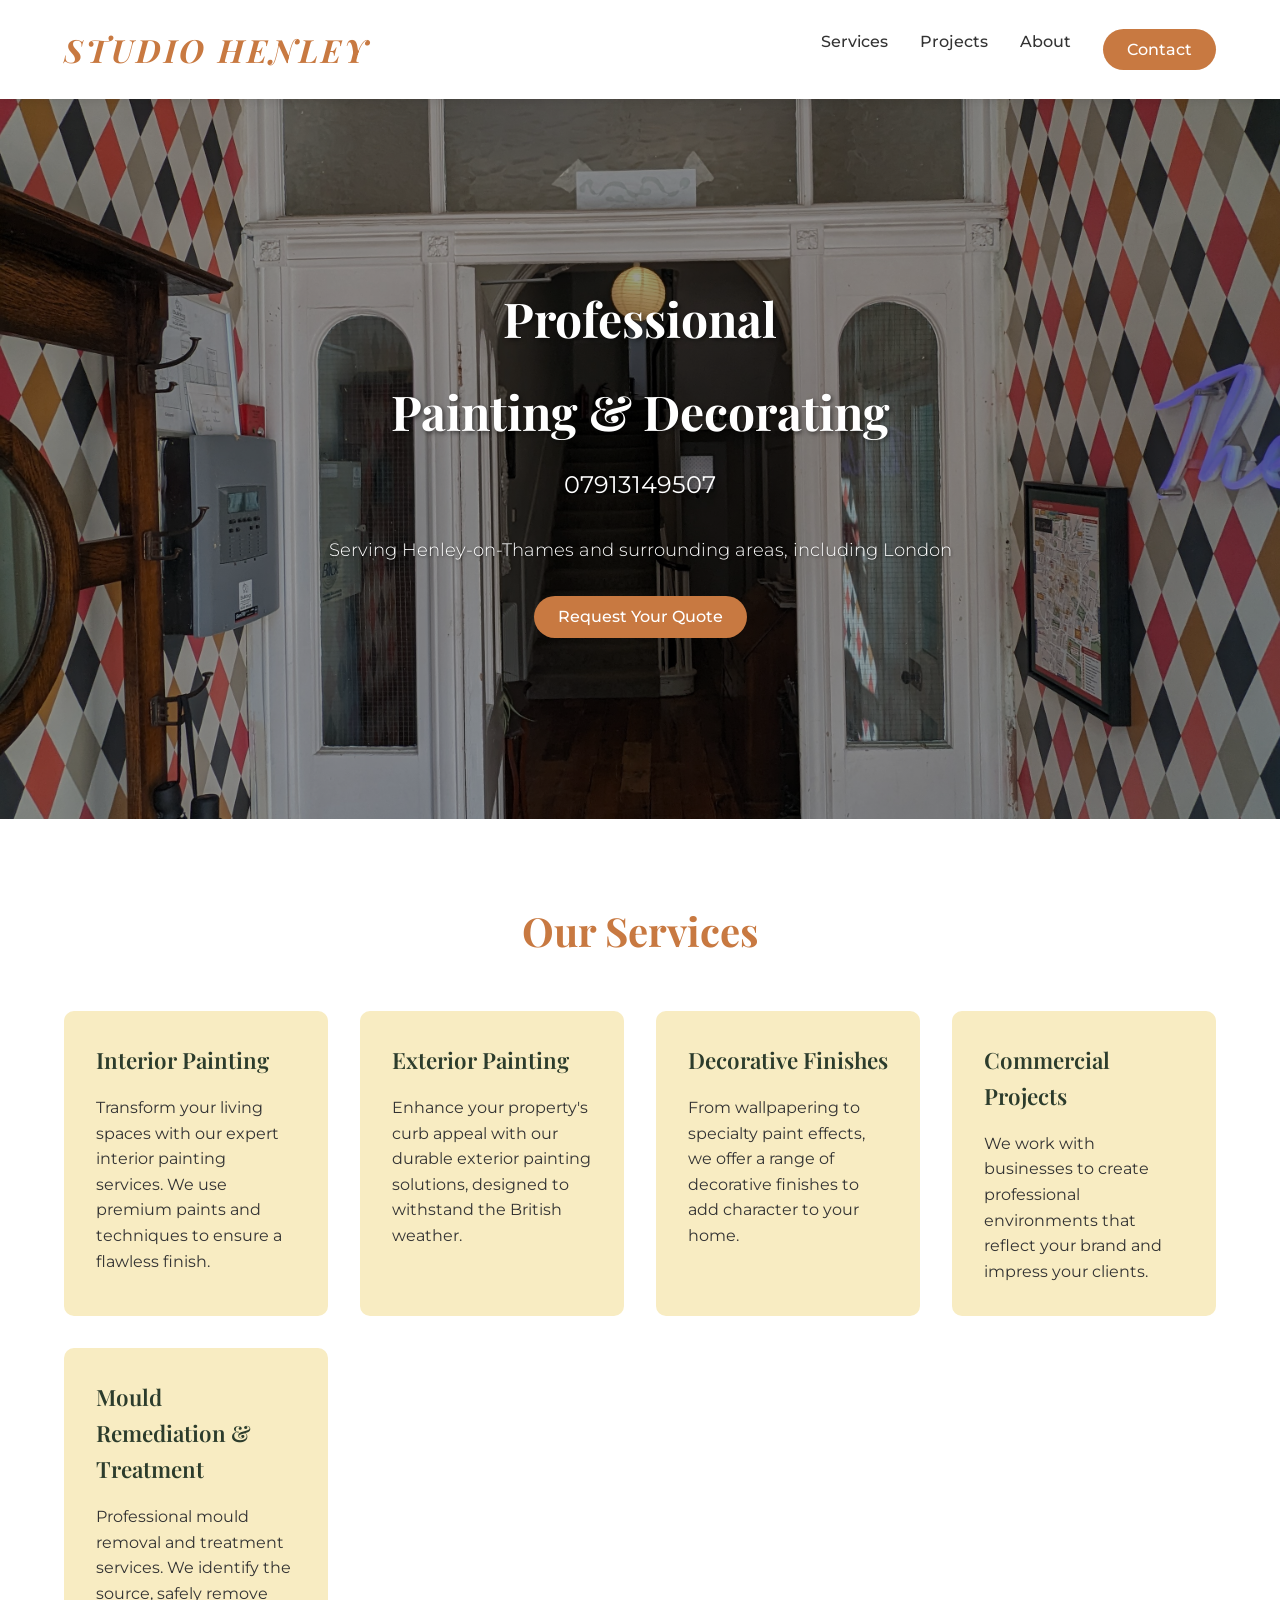
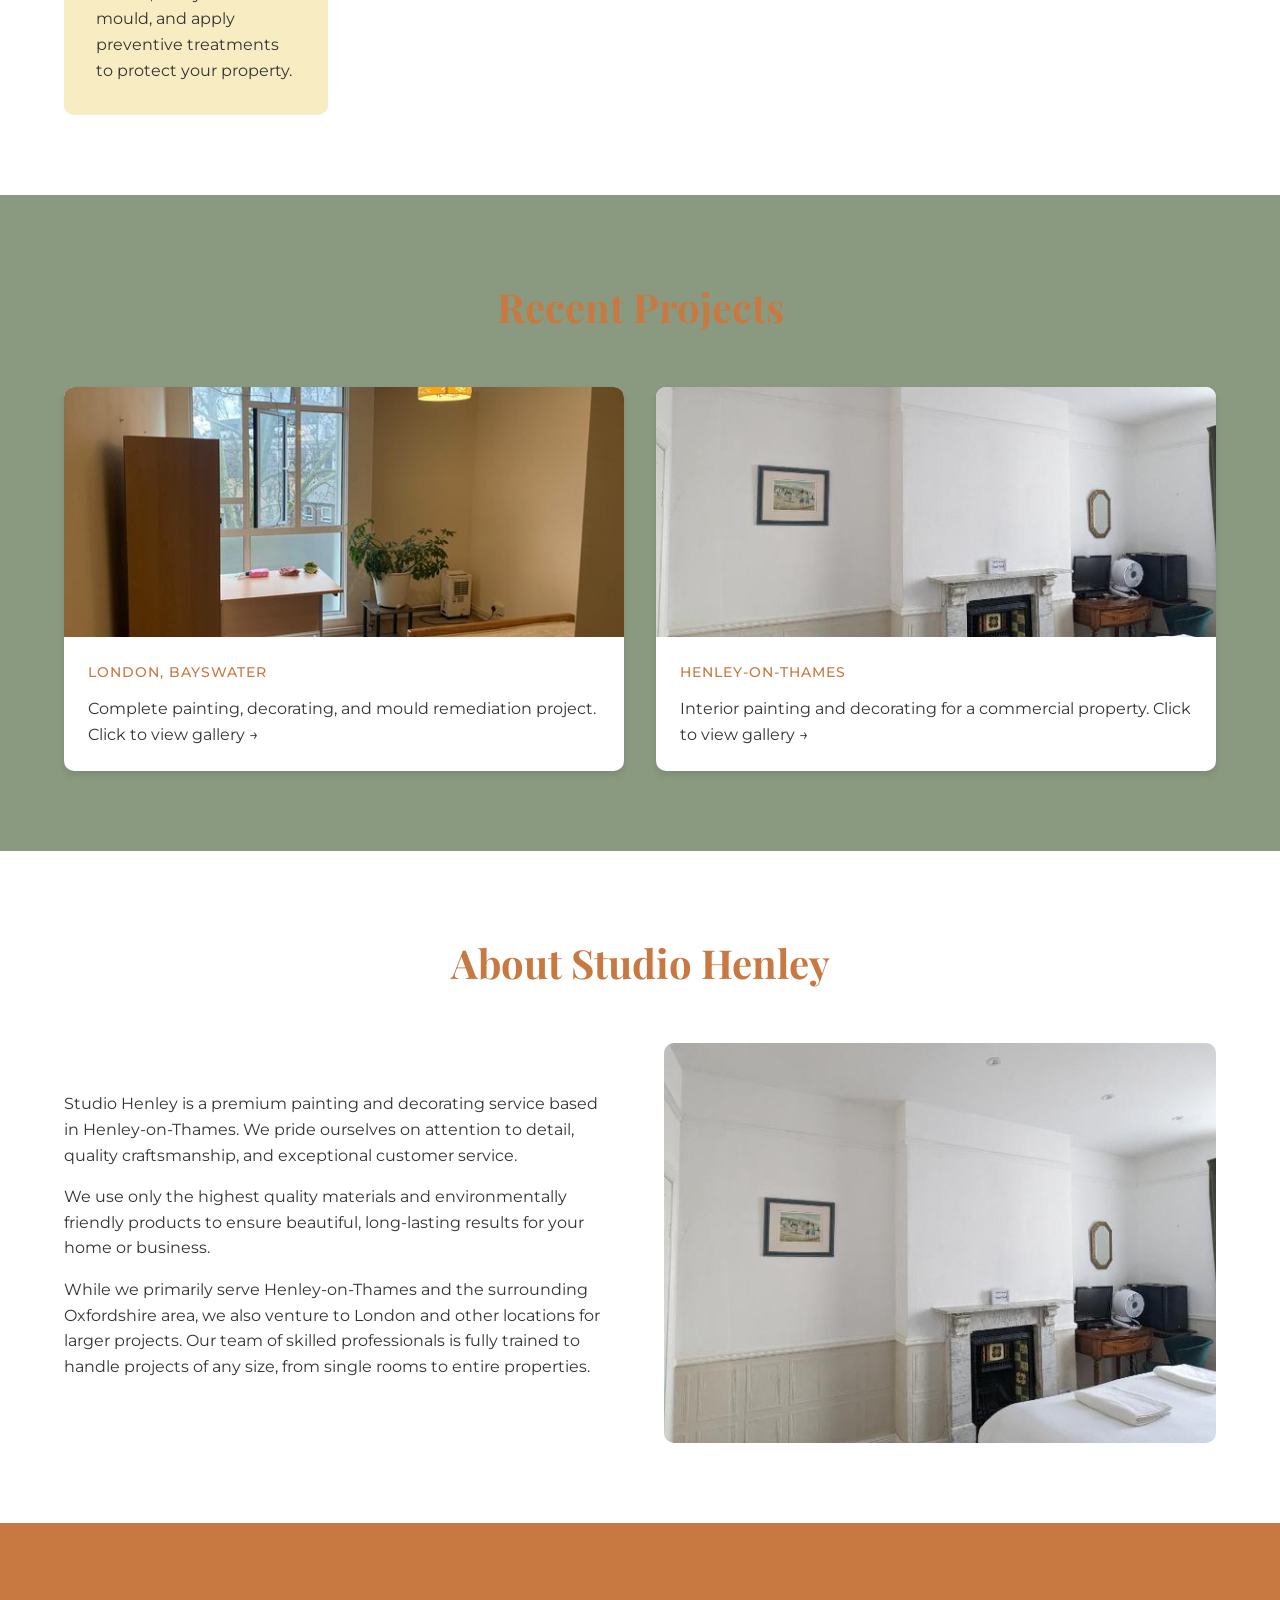
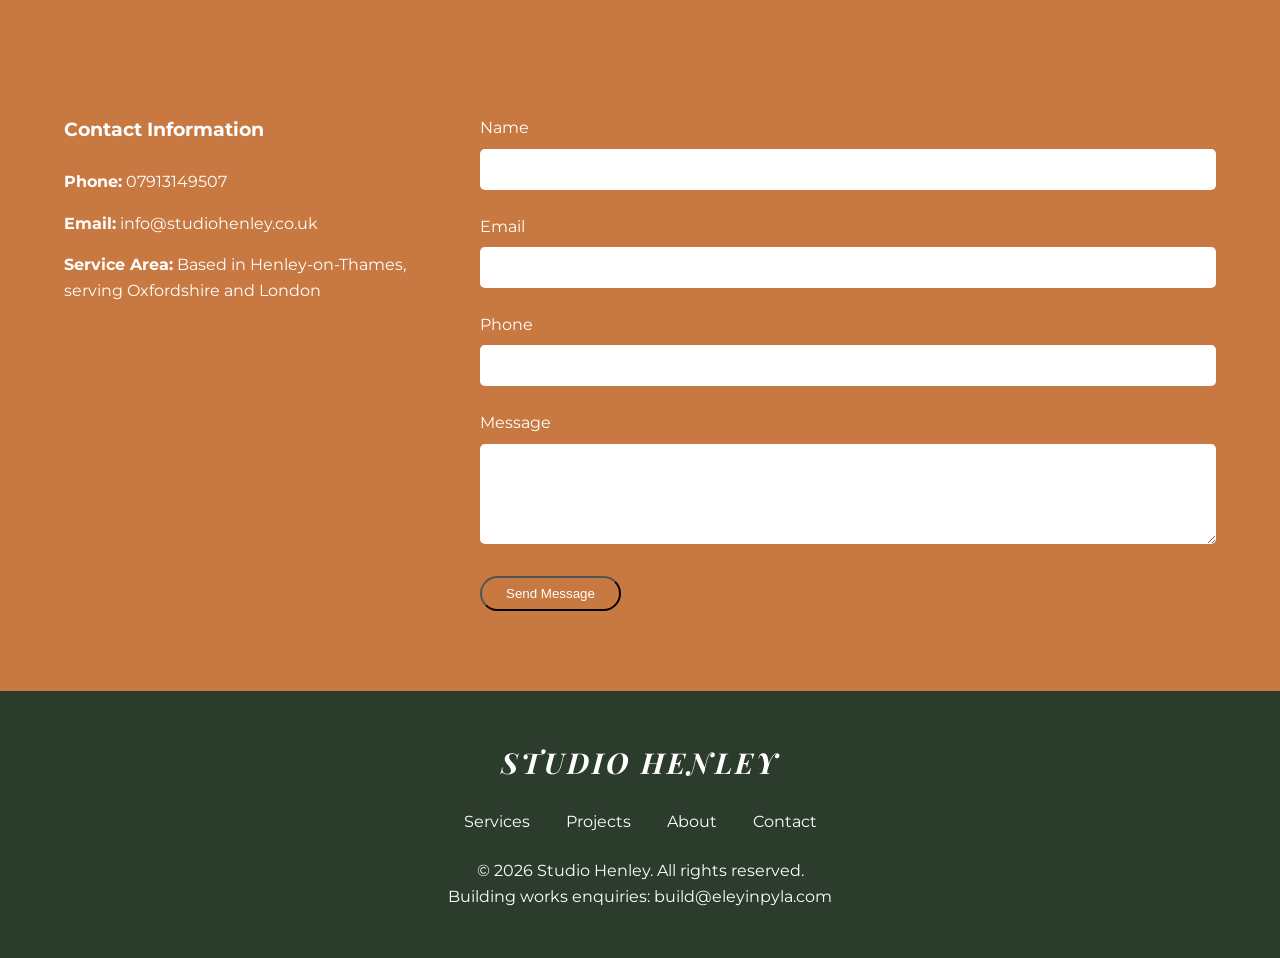
<file: index.html>
<!DOCTYPE html>
<html lang="en">
<head>
    <meta charset="UTF-8">
    <meta name="viewport" content="width=device-width, initial-scale=1.0">
    <title>Studio Henley | Painting, Decorating & Mould Remediation | Henley & London</title>
    <link rel="stylesheet" href="styles.css">
    <link rel="preconnect" href="https://fonts.googleapis.com">
    <link rel="preconnect" href="https://fonts.gstatic.com" crossorigin>
    <link href="https://fonts.googleapis.com/css2?family=Montserrat:wght@400;500;600;700&family=Playfair+Display:ital,wght@0,400;0,500;0,600;0,700;1,400;1,500;1,600;1,700&display=swap" rel="stylesheet">
</head>
<body>
    <header>
        <div class="logo">STUDIO HENLEY</div>
        <nav>
            <ul>
                <li><a href="#services">Services</a></li>
                <li><a href="#projects">Projects</a></li>
                <li><a href="#about">About</a></li>
                <li><a href="#contact" class="cta-button">Contact</a></li>
            </ul>
        </nav>
    </header>

    <section class="hero">
        <div class="hero-content">
            <h1>Professional </h1>
            <h1>Painting & Decorating</h1>
            <h2>07913149507</h2>
            <p class="hero-subtitle">Serving Henley-on-Thames and surrounding areas, including London</p>
            <a href="#contact" class="cta-button">Request Your Quote</a>
        </div>
    </section>

    <section id="services" class="services">
        <h2>Our Services</h2>
        <div class="services-grid">
            <div class="service-card">
                <h3>Interior Painting</h3>
                <p>Transform your living spaces with our expert interior painting services. We use premium paints and techniques to ensure a flawless finish.</p>
            </div>
            <div class="service-card">
                <h3>Exterior Painting</h3>
                <p>Enhance your property's curb appeal with our durable exterior painting solutions, designed to withstand the British weather.</p>
            </div>
            <div class="service-card">
                <h3>Decorative Finishes</h3>
                <p>From wallpapering to specialty paint effects, we offer a range of decorative finishes to add character to your home.</p>
            </div>
            <div class="service-card">
                <h3>Commercial Projects</h3>
                <p>We work with businesses to create professional environments that reflect your brand and impress your clients.</p>
            </div>
            <div class="service-card">
                <h3>Mould Remediation & Treatment</h3>
                <p>Professional mould removal and treatment services. We identify the source, safely remove mould, and apply preventive treatments to protect your property.</p>
            </div>
        </div>
    </section>

    <section id="projects" class="projects">
        <h2>Recent Projects</h2>
        <div class="projects-grid">
            <a href="london-project.html" class="project-card">
                <div class="project-image">
                    <img src="images/london5.jpg" alt="London residential painting and decorating project">
                </div>
                <div class="project-details">
                    <p class="project-location">London, Bayswater</p>
                    <p class="project-description">Complete painting, decorating, and mould remediation project. Click to view gallery →</p>
                </div>
            </a>
            <a href="henley-project.html" class="project-card">
                <div class="project-image">
                    <img src="images/1.jpg" alt="Henley commercial painting and decorating project">
                </div>
                <div class="project-details">
                    <p class="project-location">Henley-on-Thames</p>
                    <p class="project-description">Interior painting and decorating for a commercial property. Click to view gallery →</p>
                </div>
            </a>
        </div>
    </section>

    <section id="about" class="about">
        <h2>About Studio Henley</h2>
        <div class="about-content">
            <div class="about-text">
                <p>Studio Henley is a premium painting and decorating service based in Henley-on-Thames. We pride ourselves on attention to detail, quality craftsmanship, and exceptional customer service.</p>
                <p>We use only the highest quality materials and environmentally friendly products to ensure beautiful, long-lasting results for your home or business.</p>
                <p>While we primarily serve Henley-on-Thames and the surrounding Oxfordshire area, we also venture to London and other locations for larger projects. Our team of skilled professionals is fully trained to handle projects of any size, from single rooms to entire properties.</p>
            </div>
            <div class="about-image">
                <img src="images/1.jpg" alt="Studio Henley painting team">
            </div>
        </div>
    </section>

    <section id="contact" class="contact">
        <h2>Get in Touch</h2>
        <div class="contact-container">
            <div class="contact-info">
                <h3>Contact Information</h3>
                <p><strong>Phone:</strong> 07913149507 </p>
                <p><strong>Email:</strong> info@studiohenley.co.uk</p>
                <p><strong>Service Area:</strong> Based in Henley-on-Thames, serving Oxfordshire and London</p>
                <div class="social-links">
                    <!-- Add social media icons here -->
                </div>
            </div>
            <div class="contact-form">
                <form action="https://formspree.io/f/manbeeje" method="POST">
                    <div class="form-group">
                        <label for="name">Name</label>
                        <input type="text" id="name" name="name" required>
                    </div>
                    <div class="form-group">
                        <label for="email">Email</label>
                        <input type="email" id="email" name="email" required>
                    </div>
                    <div class="form-group">
                        <label for="phone">Phone</label>
                        <input type="tel" id="phone" name="phone">
                    </div>
                    <div class="form-group">
                        <label for="message">Message</label>
                        <textarea id="message" name="message" rows="5" required></textarea>
                    </div>
                    <button type="submit" class="cta-button">Send Message</button>
                </form>
            </div>
        </div>
    </section>

    <footer>
        <div class="footer-content">
            <div class="footer-logo">STUDIO HENLEY</div>
            <div class="footer-links">
                <a href="#services">Services</a>
                <a href="#projects">Projects</a>
                <a href="#about">About</a>
                <a href="#contact">Contact</a>
            </div>
            <div class="footer-legal">
                <p>&copy; 2026 Studio Henley. All rights reserved.</p>
                <p class="footer-construction">Building works enquiries: build@eleyinpyla.com</p>
            </div>
        </div>
    </footer>
</body>
</html>
</file>
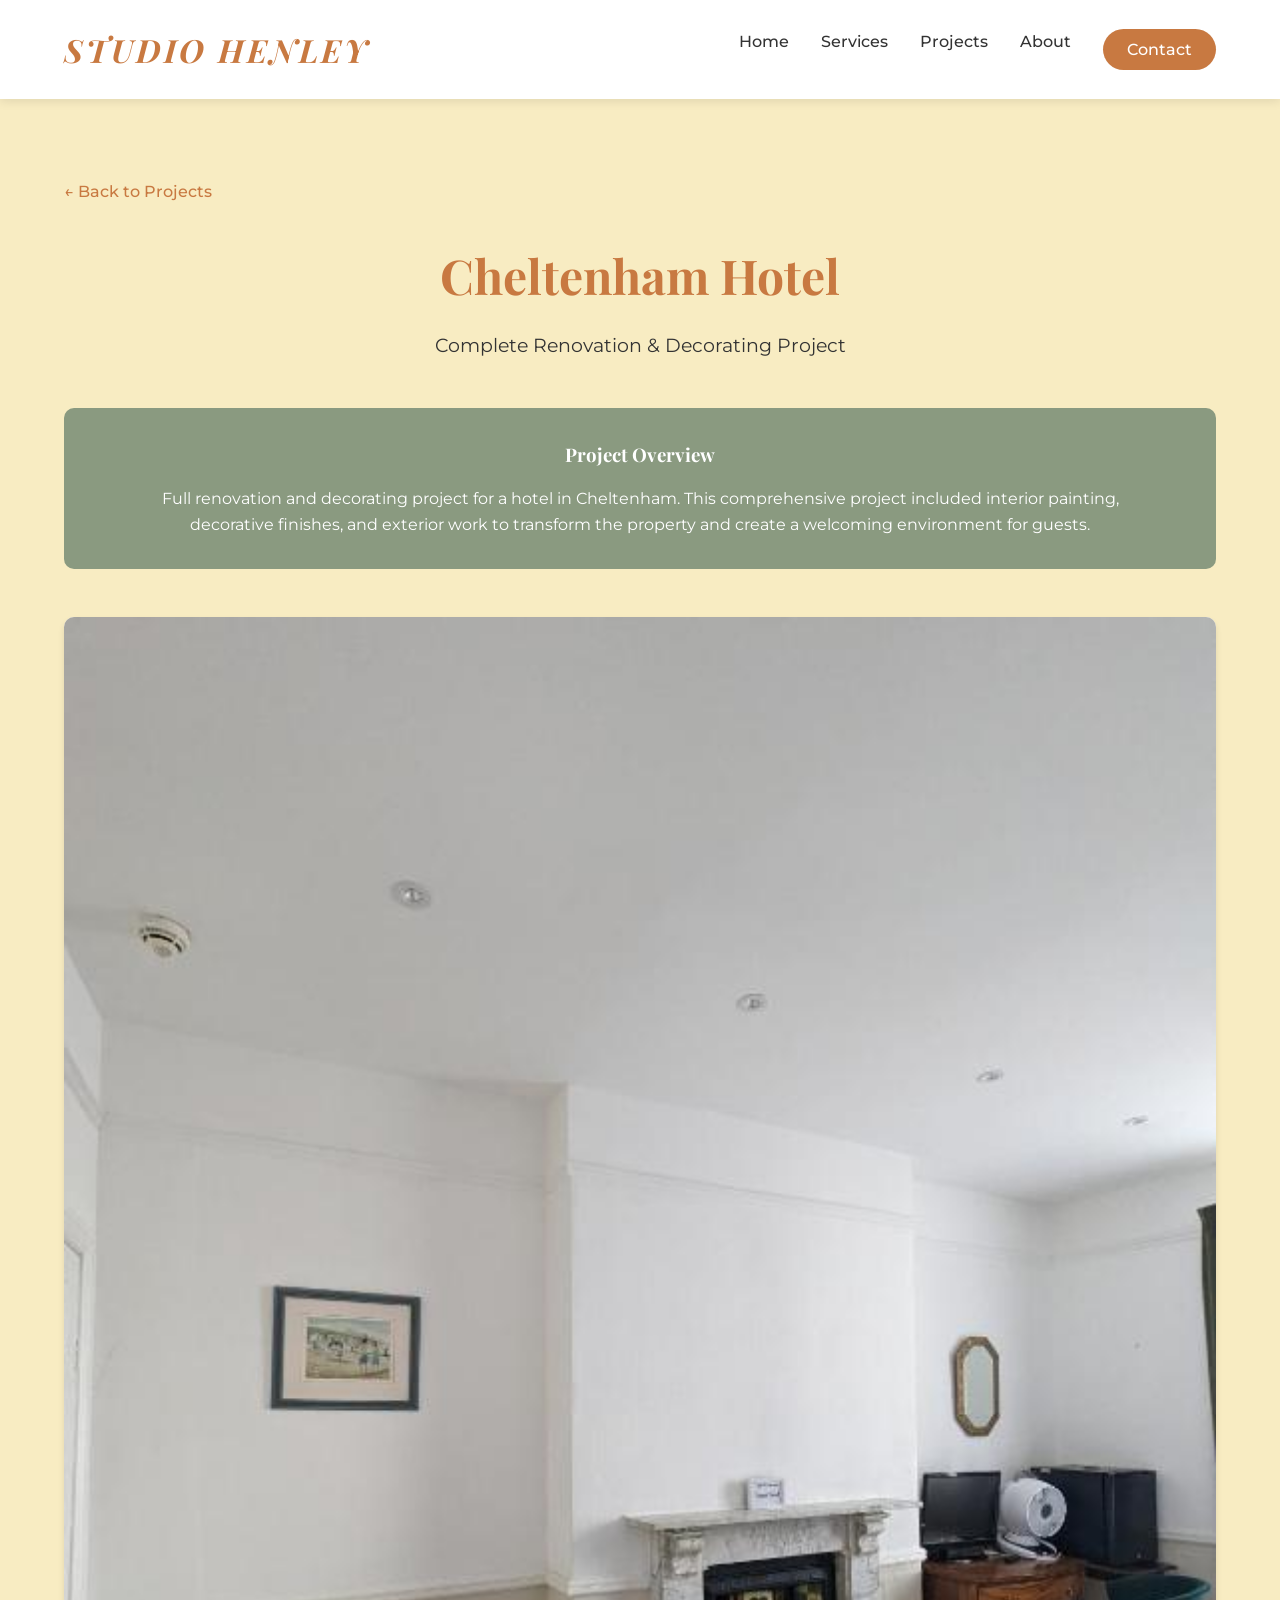
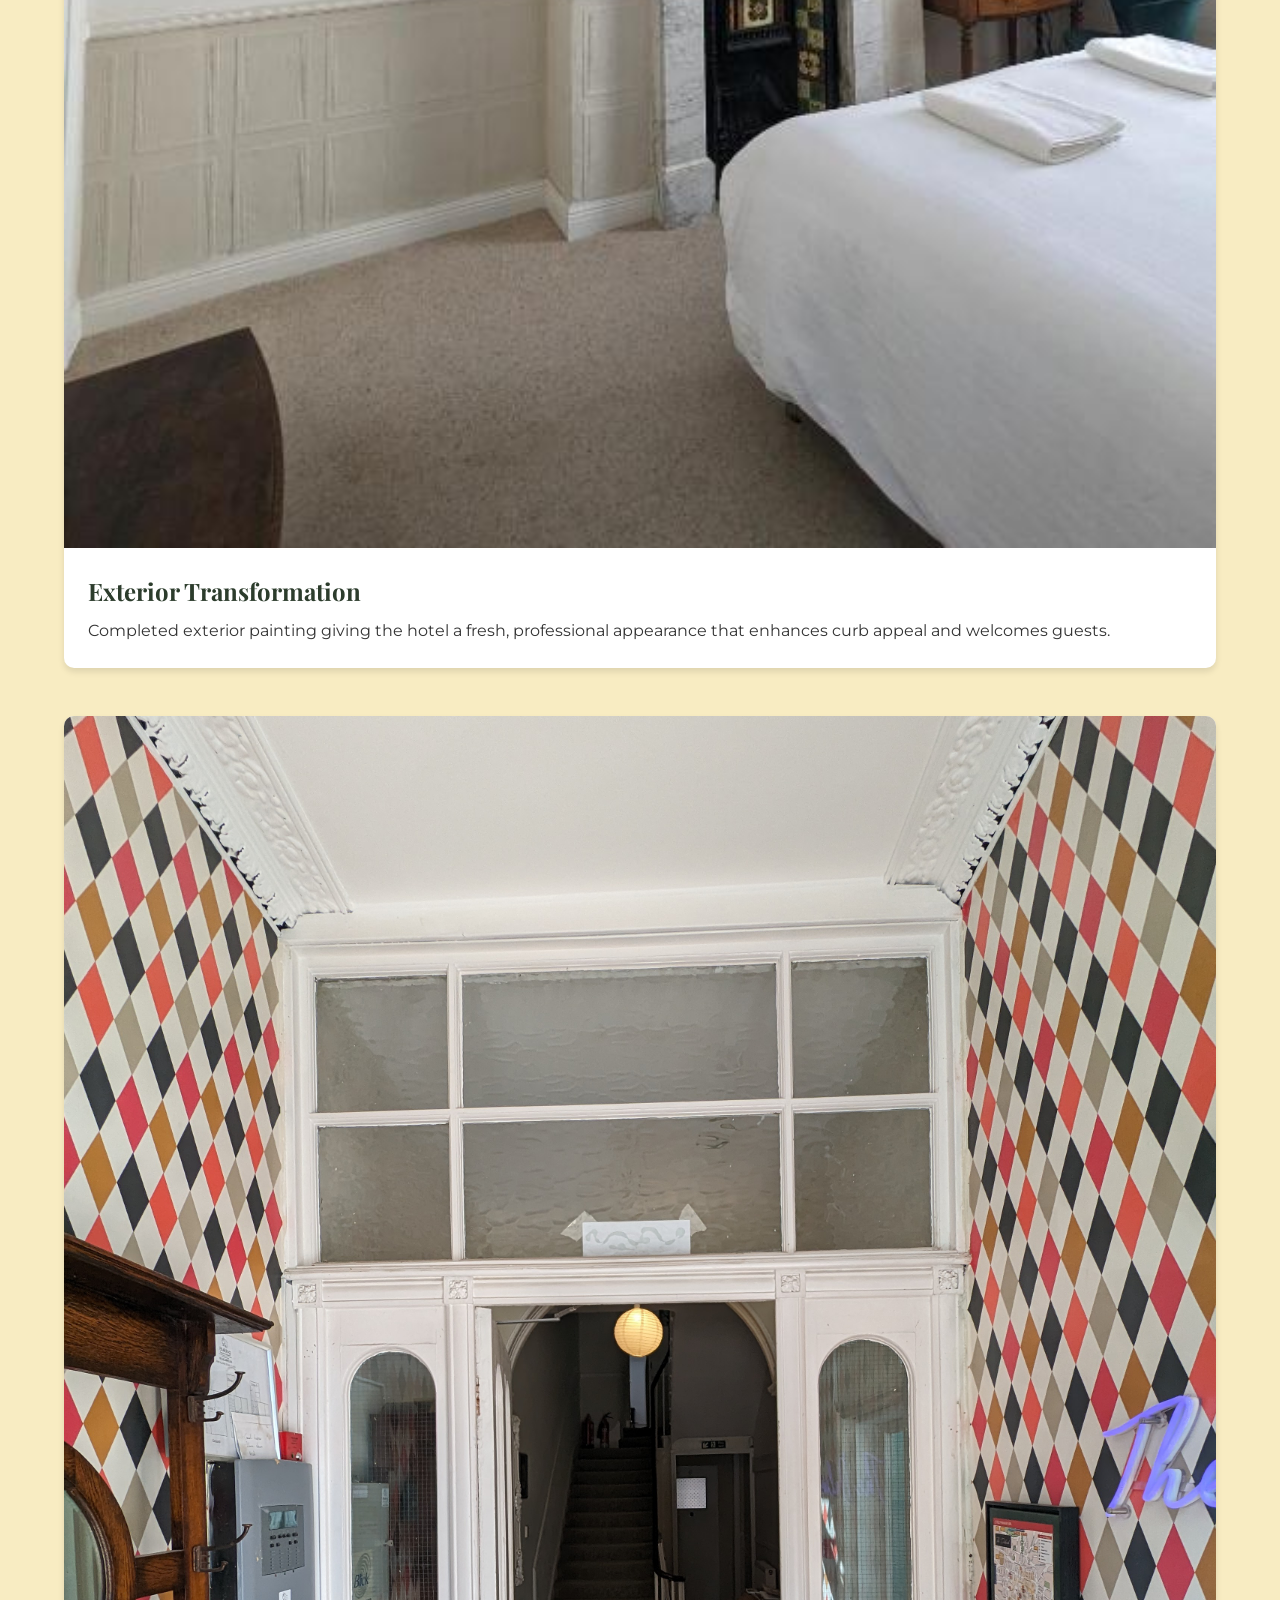
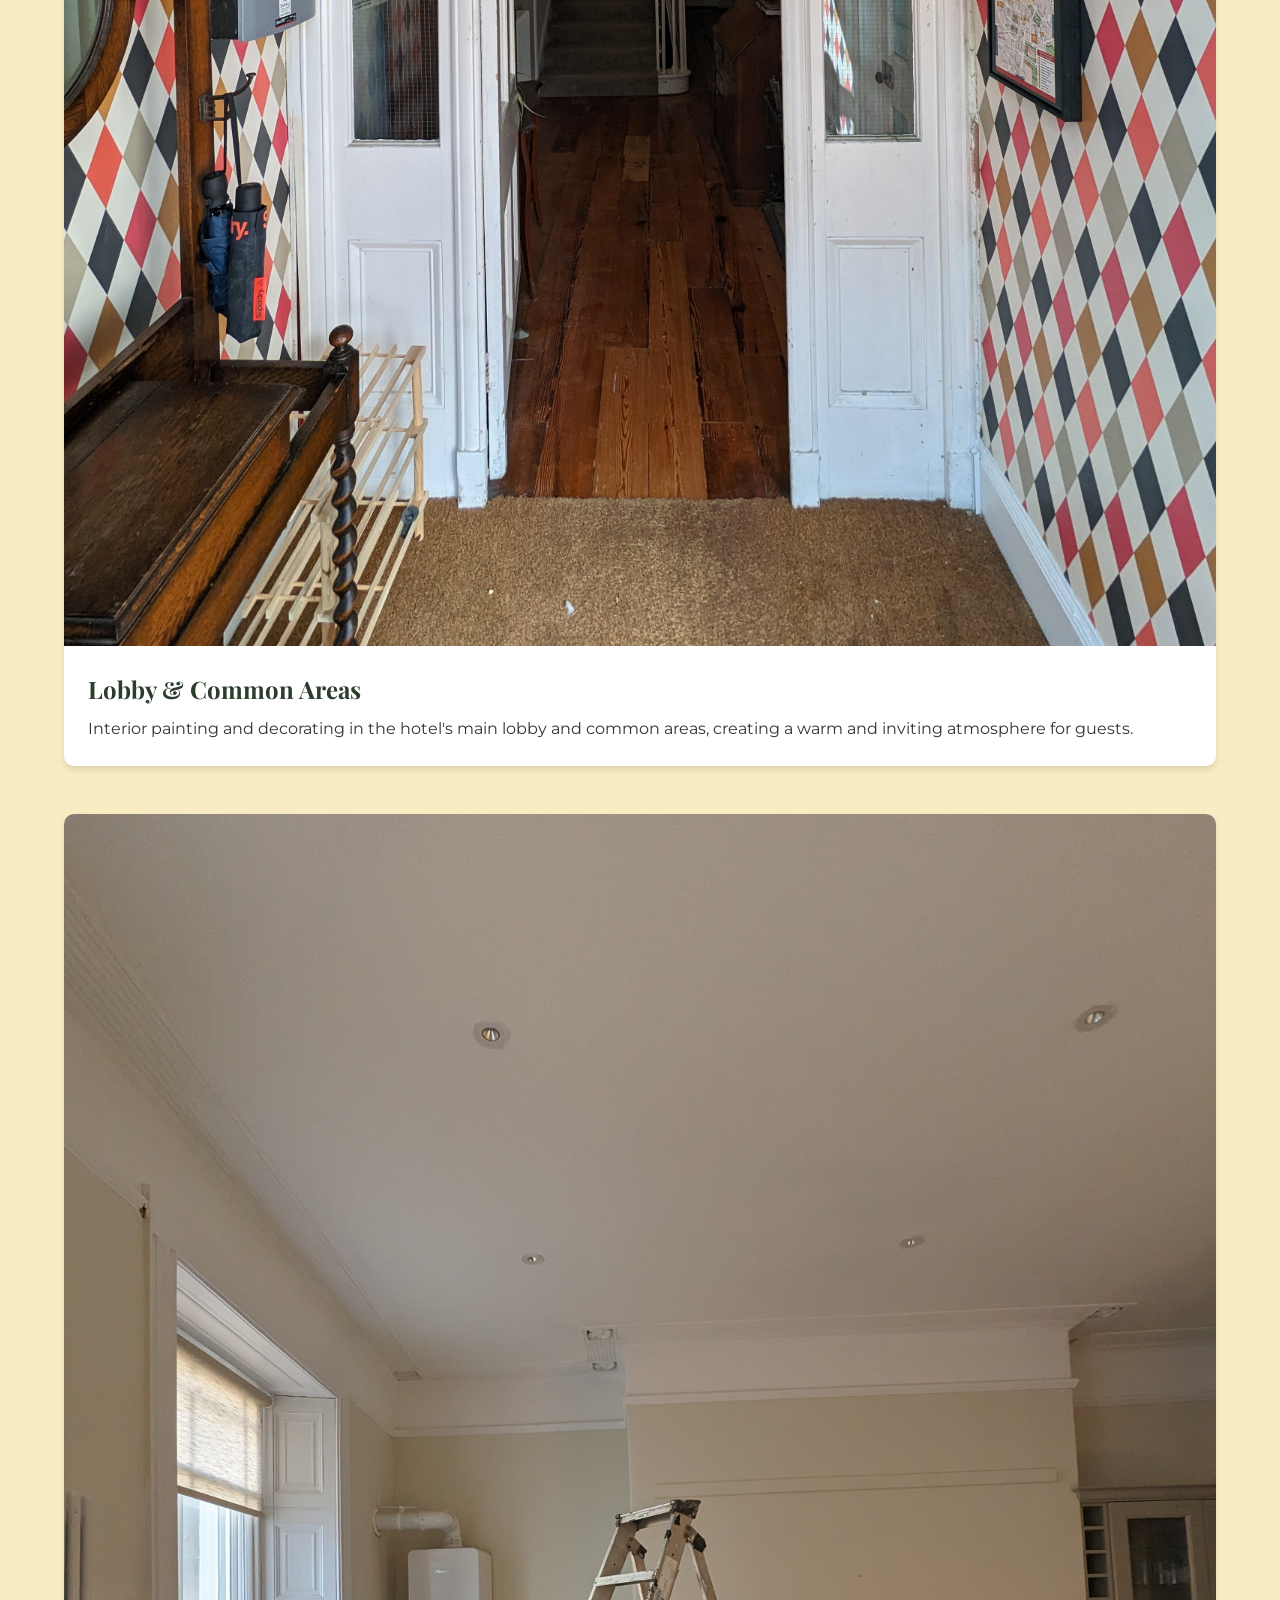
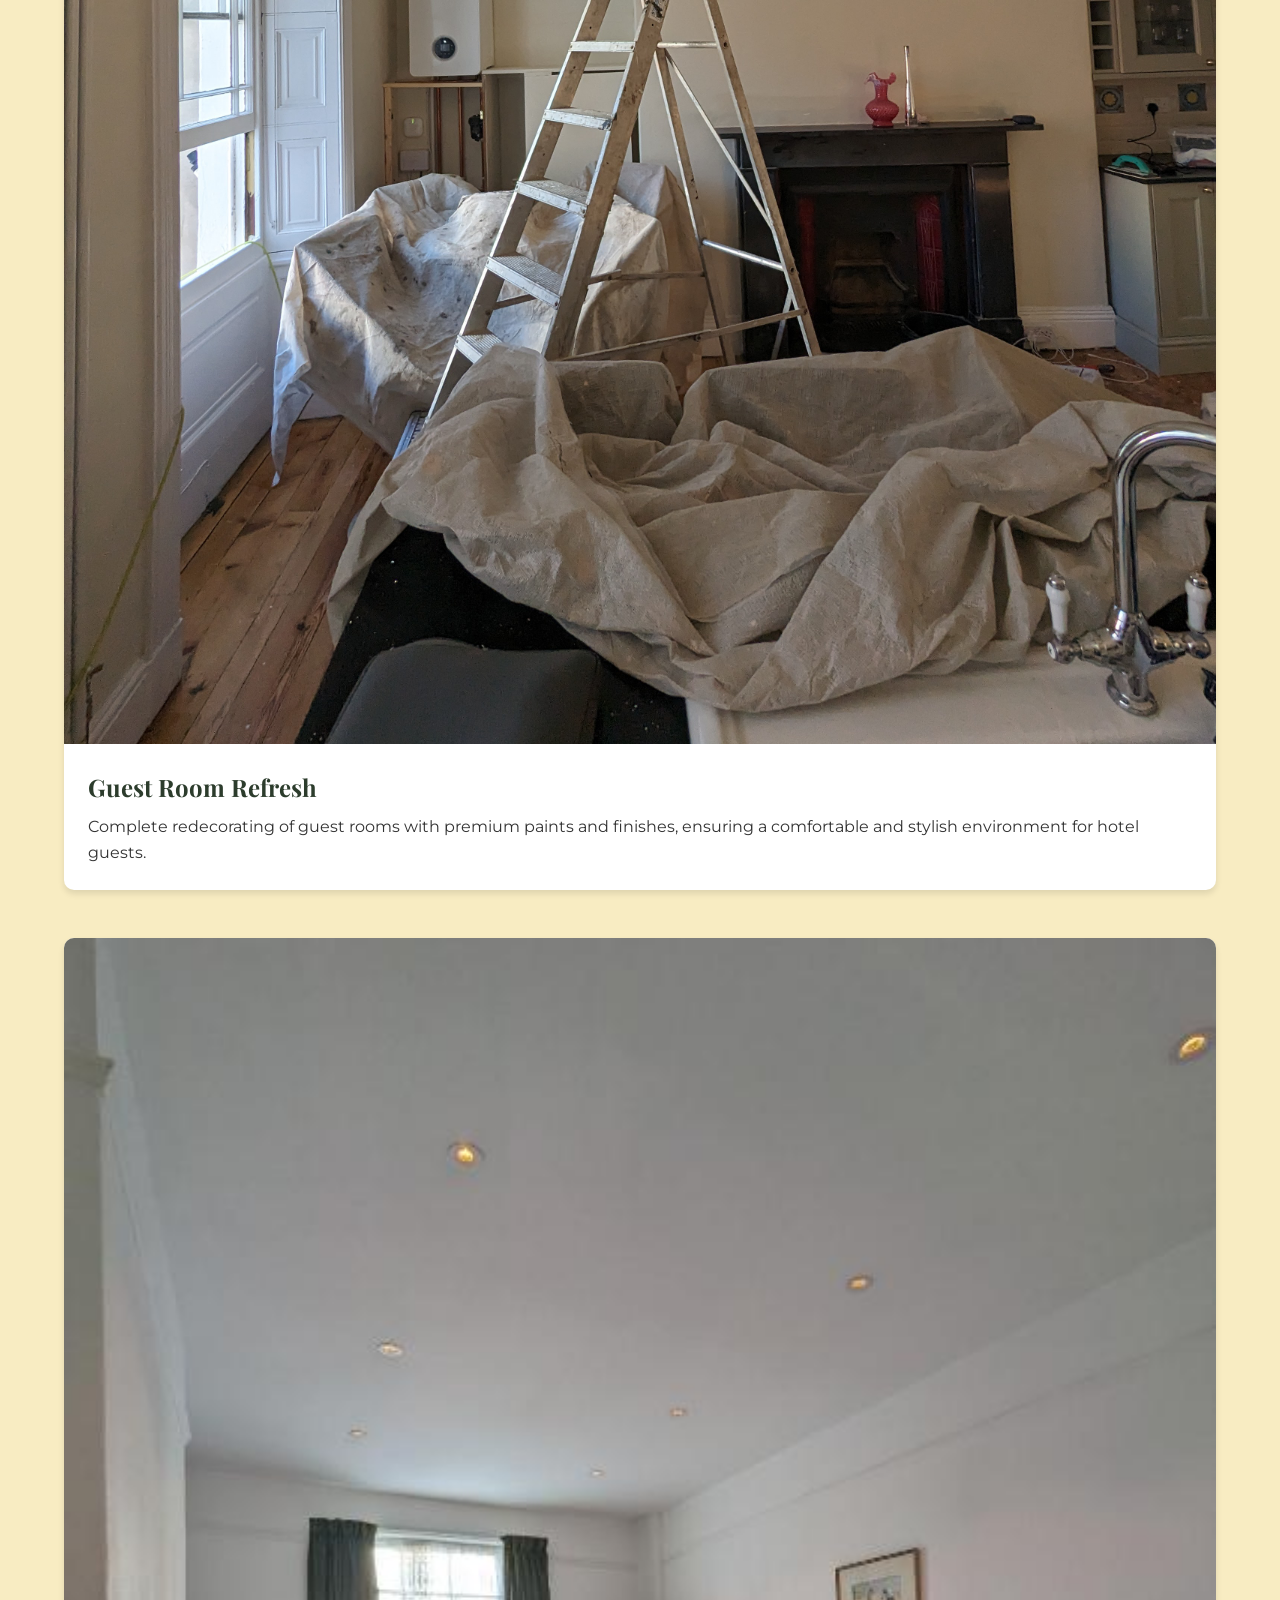
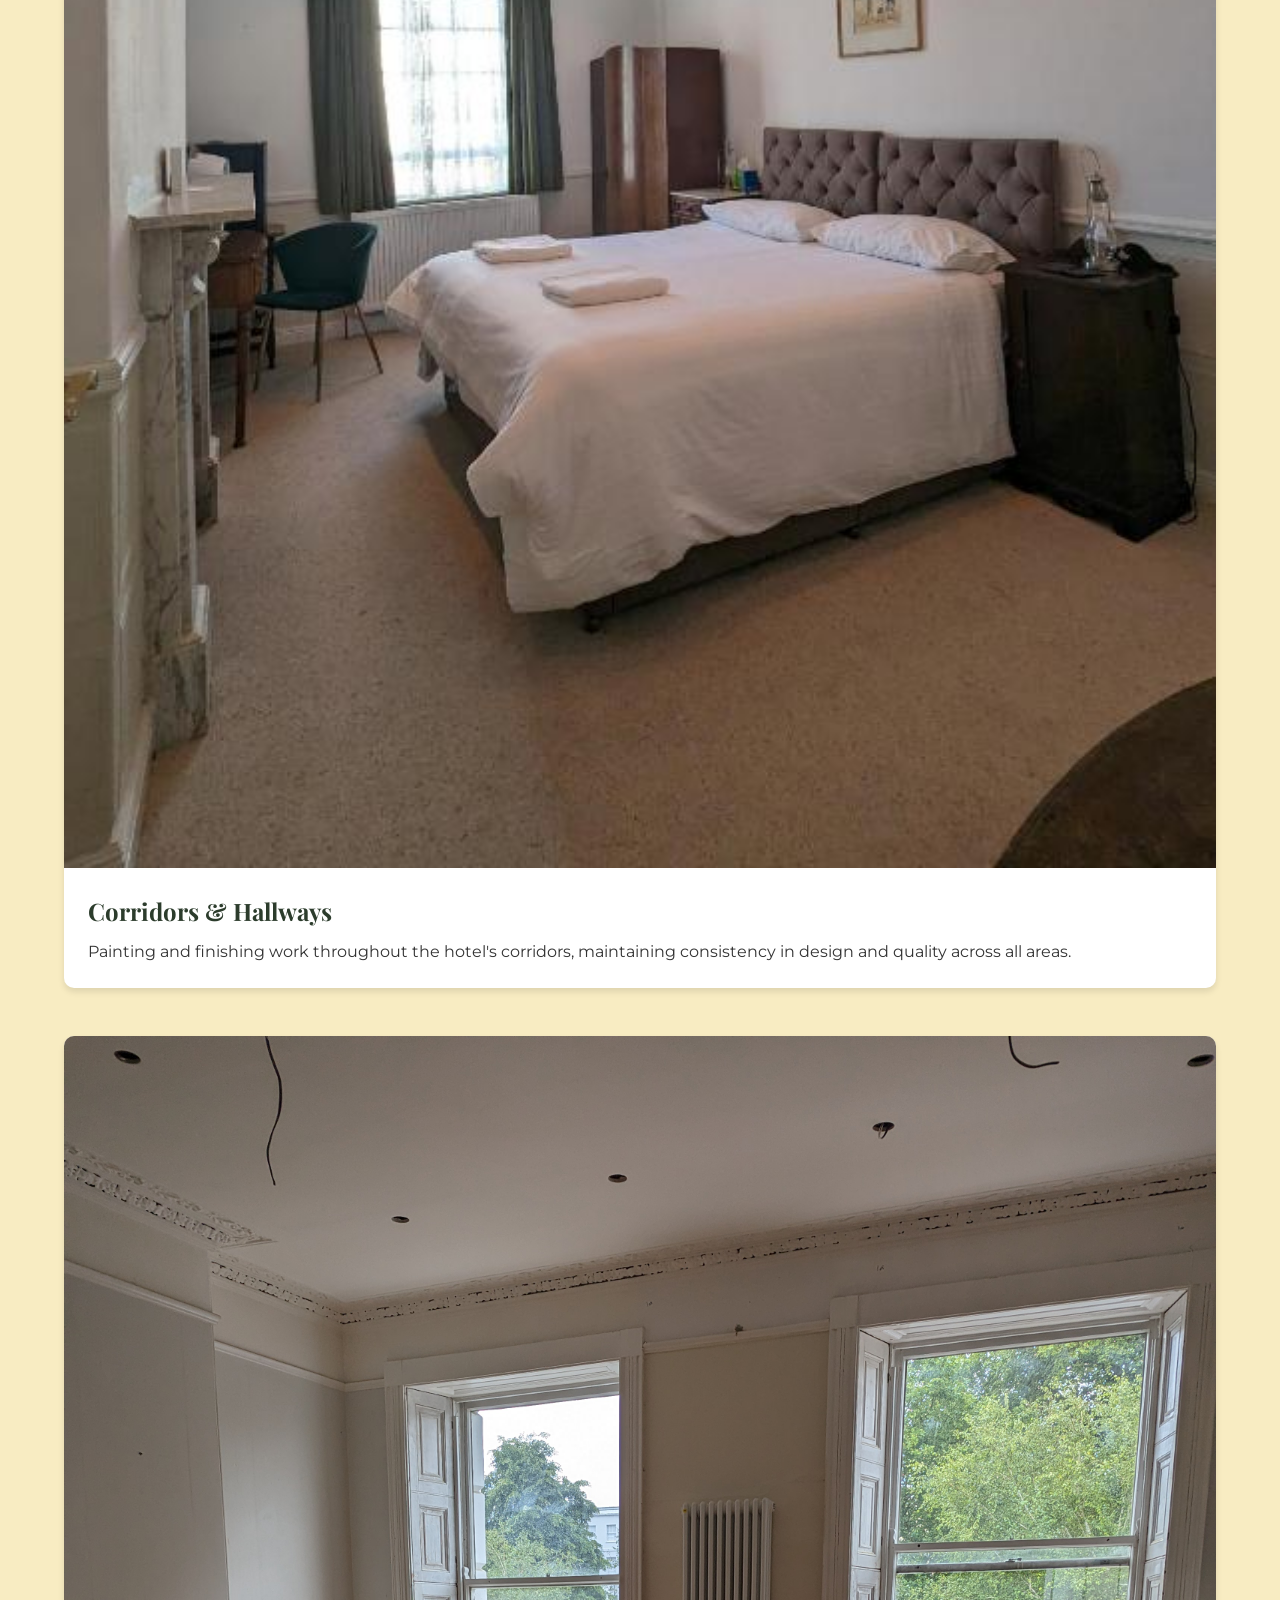
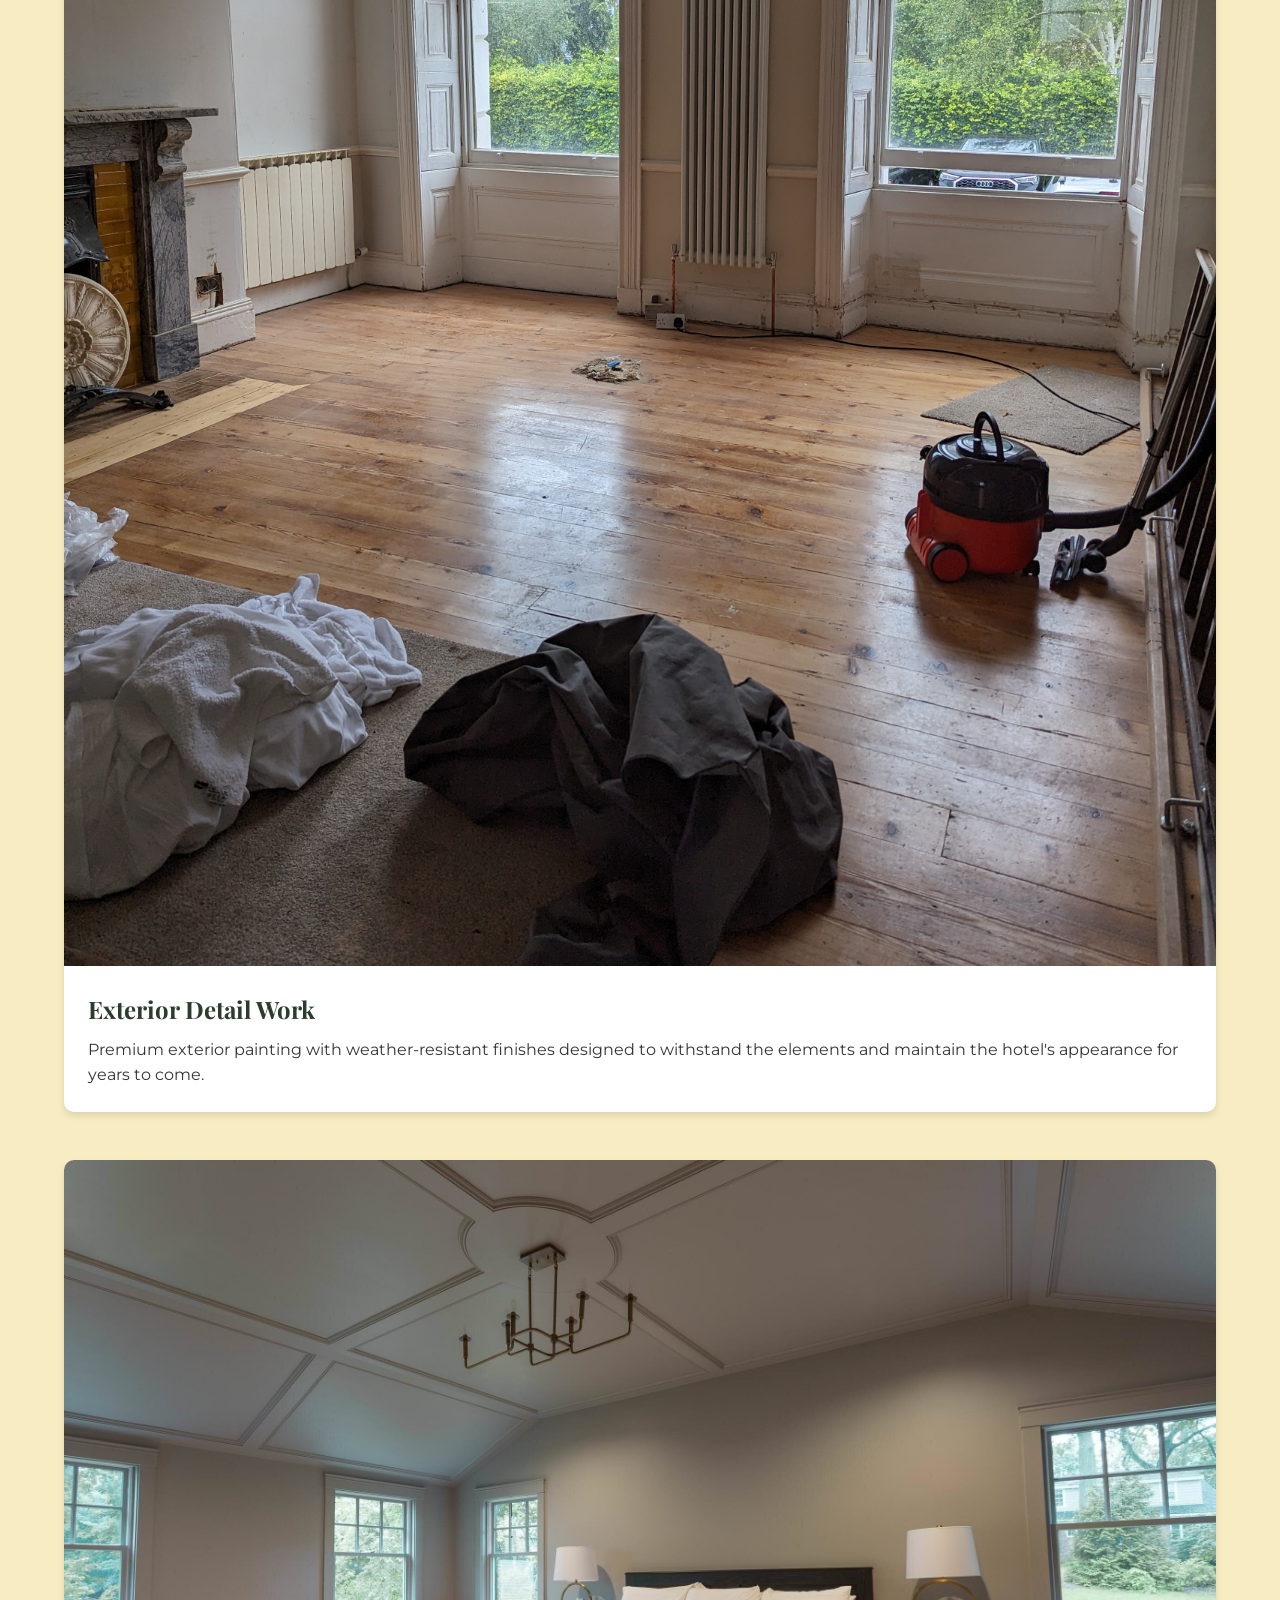
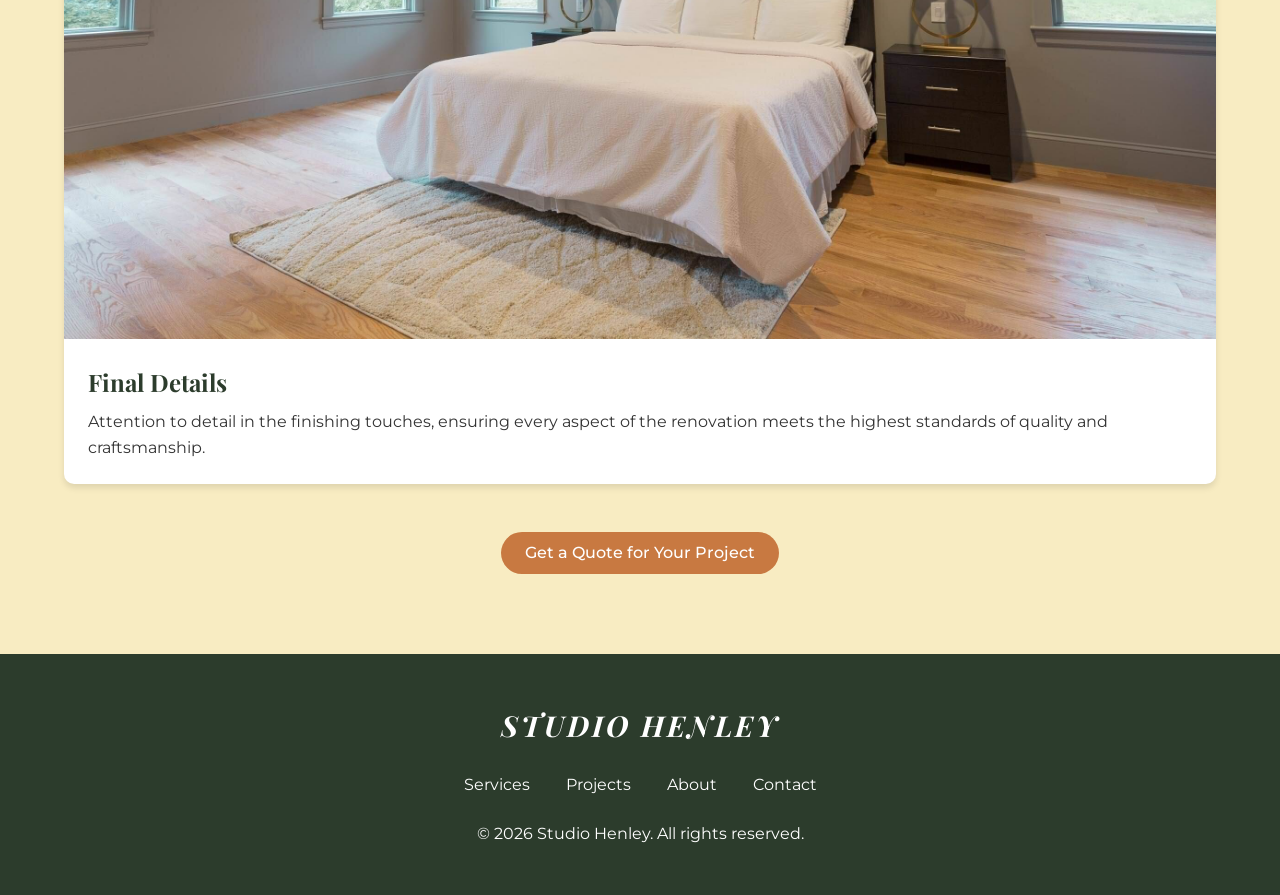
<file: cheltenham-project.html>
<!DOCTYPE html>
<html lang="en">
<head>
    <meta charset="UTF-8">
    <meta name="viewport" content="width=device-width, initial-scale=1.0">
    <title>Cheltenham Hotel Renovation | Studio Henley</title>
    <link rel="stylesheet" href="styles.css">
    <link rel="preconnect" href="https://fonts.googleapis.com">
    <link rel="preconnect" href="https://fonts.gstatic.com" crossorigin>
    <link href="https://fonts.googleapis.com/css2?family=Montserrat:wght@400;500;600;700&family=Playfair+Display:ital,wght@0,400;0,500;0,600;0,700;1,400;1,500;1,600;1,700&display=swap" rel="stylesheet">
    <style>
        .project-gallery {
            padding: 5rem 5%;
            background-color: var(--cream);
        }
        .project-header {
            text-align: center;
            margin-bottom: 3rem;
        }
        .project-header h1 {
            font-family: 'Playfair Display', serif;
            font-size: 3rem;
            color: var(--terracotta);
            margin-bottom: 1rem;
        }
        .project-header p {
            font-size: 1.2rem;
            color: var(--black);
            max-width: 800px;
            margin: 0 auto 2rem;
        }
        .back-link {
            display: inline-block;
            margin-bottom: 2rem;
            color: var(--terracotta);
            text-decoration: none;
            font-weight: 500;
        }
        .back-link:hover {
            text-decoration: underline;
        }
        .gallery-item {
            margin-bottom: 3rem;
            background-color: white;
            border-radius: 10px;
            overflow: hidden;
            box-shadow: 0 4px 6px rgba(0, 0, 0, 0.1);
        }
        .gallery-item img {
            width: 100%;
            height: auto;
            display: block;
        }
        .gallery-item-caption {
            padding: 1.5rem;
        }
        .gallery-item-caption h3 {
            font-family: 'Playfair Display', serif;
            color: var(--dark-green);
            margin-bottom: 0.5rem;
            font-size: 1.5rem;
        }
        .gallery-item-caption p {
            color: var(--black);
            line-height: 1.6;
        }
        .project-meta {
            background-color: var(--sage-green);
            color: white;
            padding: 2rem 5%;
            text-align: center;
            margin-bottom: 3rem;
            border-radius: 10px;
        }
        .project-meta h3 {
            font-family: 'Playfair Display', serif;
            margin-bottom: 1rem;
        }
    </style>
</head>
<body>
    <header>
        <div class="logo">STUDIO HENLEY</div>
        <nav>
            <ul>
                <li><a href="index.html">Home</a></li>
                <li><a href="index.html#services">Services</a></li>
                <li><a href="index.html#projects">Projects</a></li>
                <li><a href="index.html#about">About</a></li>
                <li><a href="index.html#contact" class="cta-button">Contact</a></li>
            </ul>
        </nav>
    </header>

    <div class="project-gallery">
        <a href="index.html#projects" class="back-link">← Back to Projects</a>

        <div class="project-header">
            <h1>Cheltenham Hotel</h1>
            <p>Complete Renovation & Decorating Project</p>
        </div>

        <div class="project-meta">
            <h3>Project Overview</h3>
            <p>Full renovation and decorating project for a hotel in Cheltenham. This comprehensive project included interior painting, decorative finishes, and exterior work to transform the property and create a welcoming environment for guests.</p>
        </div>

        <div class="gallery-item">
            <img src="images/1.jpg" alt="Hotel exterior after renovation">
            <div class="gallery-item-caption">
                <h3>Exterior Transformation</h3>
                <p>Completed exterior painting giving the hotel a fresh, professional appearance that enhances curb appeal and welcomes guests.</p>
            </div>
        </div>

        <div class="gallery-item">
            <img src="images/2.jpg" alt="Hotel lobby area">
            <div class="gallery-item-caption">
                <h3>Lobby & Common Areas</h3>
                <p>Interior painting and decorating in the hotel's main lobby and common areas, creating a warm and inviting atmosphere for guests.</p>
            </div>
        </div>

        <div class="gallery-item">
            <img src="images/3.jpg" alt="Hotel guest room">
            <div class="gallery-item-caption">
                <h3>Guest Room Refresh</h3>
                <p>Complete redecorating of guest rooms with premium paints and finishes, ensuring a comfortable and stylish environment for hotel guests.</p>
            </div>
        </div>

        <div class="gallery-item">
            <img src="images/4.jpg" alt="Hotel corridor">
            <div class="gallery-item-caption">
                <h3>Corridors & Hallways</h3>
                <p>Painting and finishing work throughout the hotel's corridors, maintaining consistency in design and quality across all areas.</p>
            </div>
        </div>

        <div class="gallery-item">
            <img src="images/6.jpg" alt="Hotel exterior detail">
            <div class="gallery-item-caption">
                <h3>Exterior Detail Work</h3>
                <p>Premium exterior painting with weather-resistant finishes designed to withstand the elements and maintain the hotel's appearance for years to come.</p>
            </div>
        </div>

        <div class="gallery-item">
            <img src="images/7.JPG" alt="Hotel finishing touches">
            <div class="gallery-item-caption">
                <h3>Final Details</h3>
                <p>Attention to detail in the finishing touches, ensuring every aspect of the renovation meets the highest standards of quality and craftsmanship.</p>
            </div>
        </div>

        <div style="text-align: center; margin-top: 3rem;">
            <a href="index.html#contact" class="cta-button">Get a Quote for Your Project</a>
        </div>
    </div>

    <footer>
        <div class="footer-content">
            <div class="footer-logo">STUDIO HENLEY</div>
            <div class="footer-links">
                <a href="index.html#services">Services</a>
                <a href="index.html#projects">Projects</a>
                <a href="index.html#about">About</a>
                <a href="index.html#contact">Contact</a>
            </div>
            <div class="footer-legal">
                <p>&copy; 2026 Studio Henley. All rights reserved.</p>
            </div>
        </div>
    </footer>
</body>
</html>
</file>
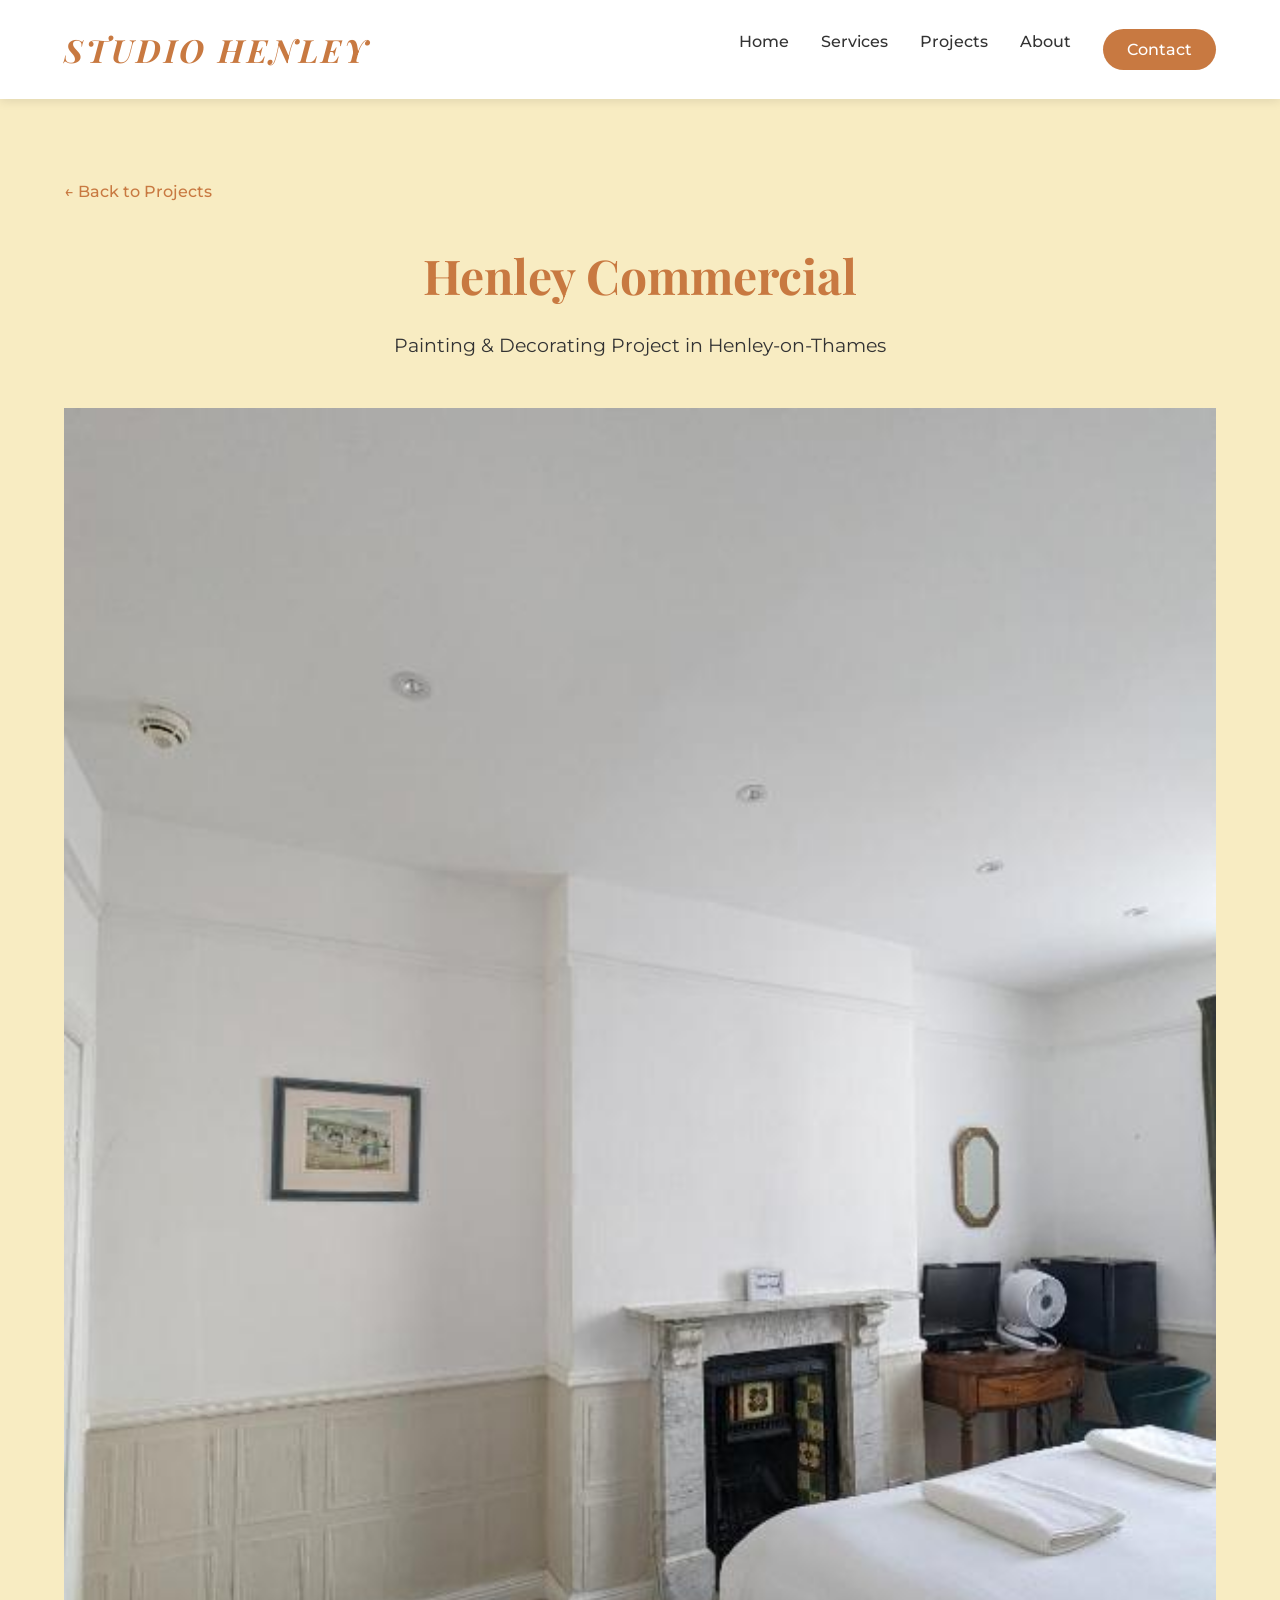
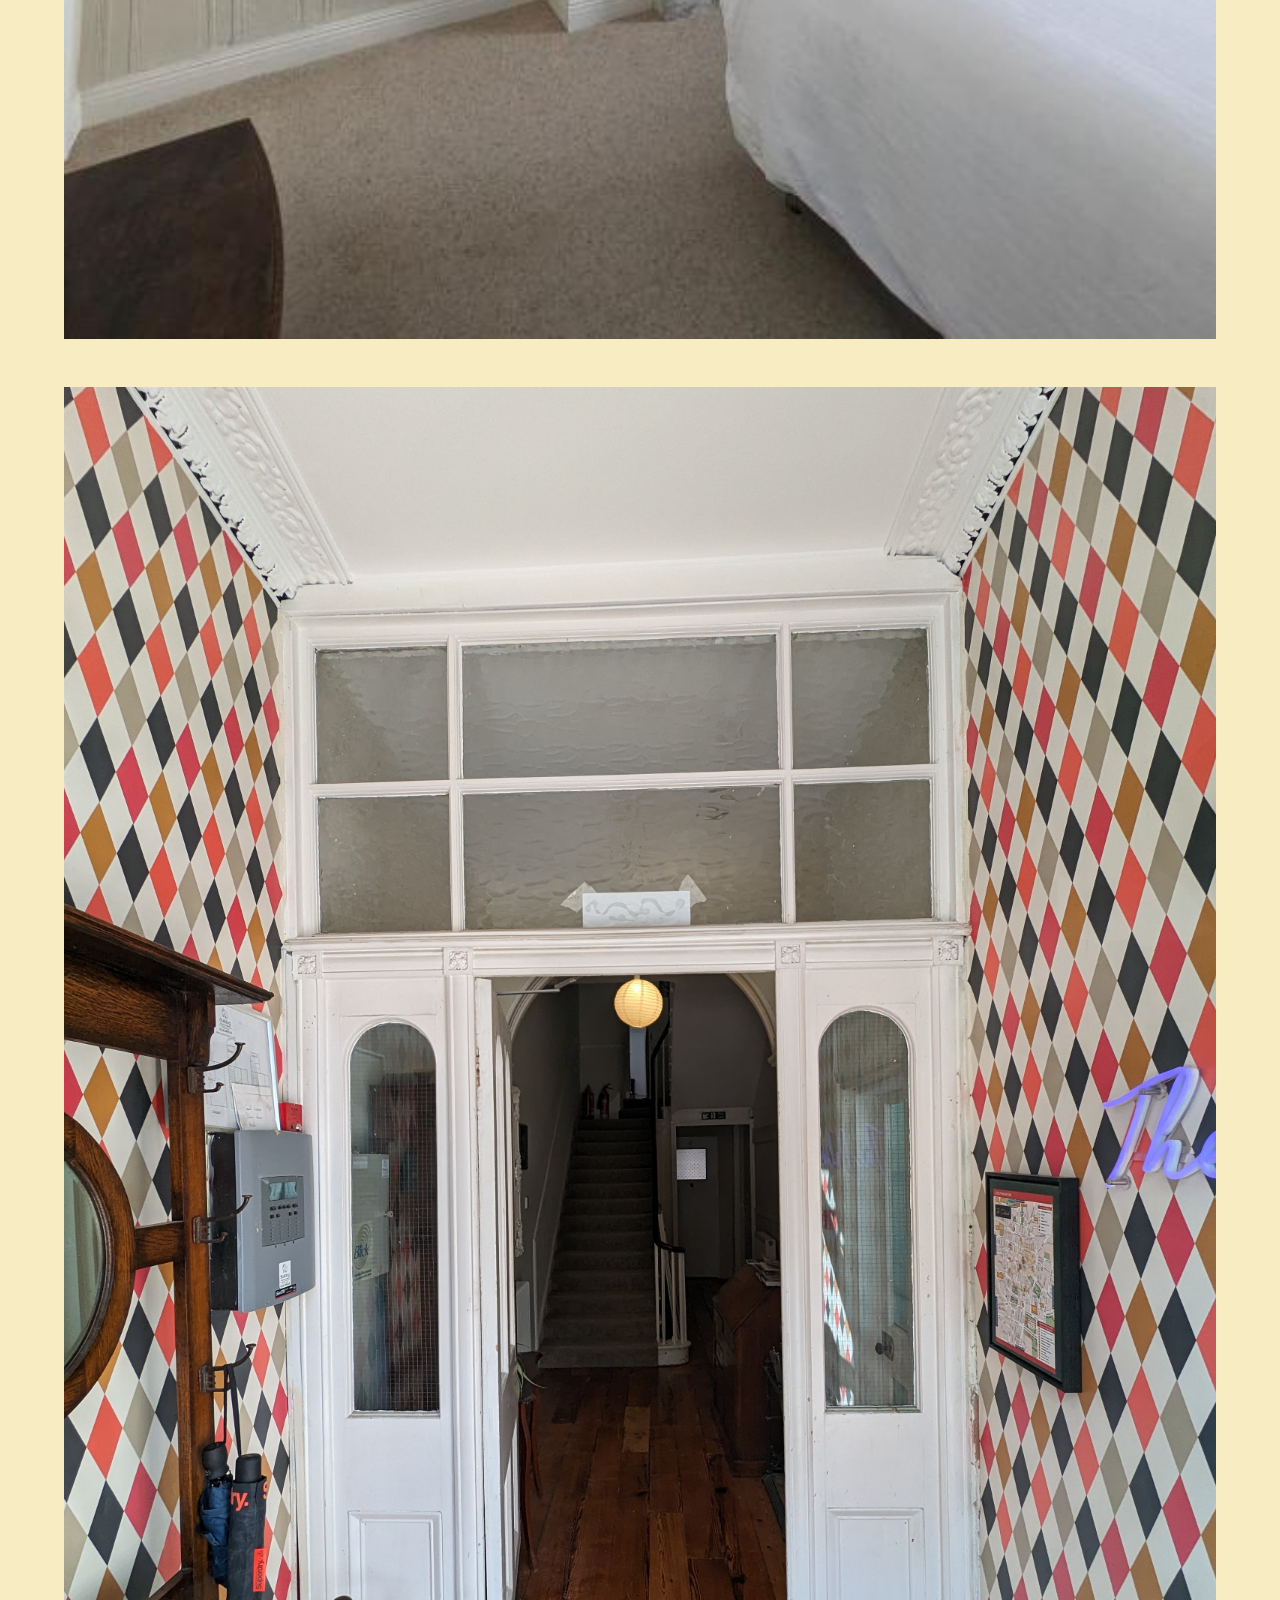
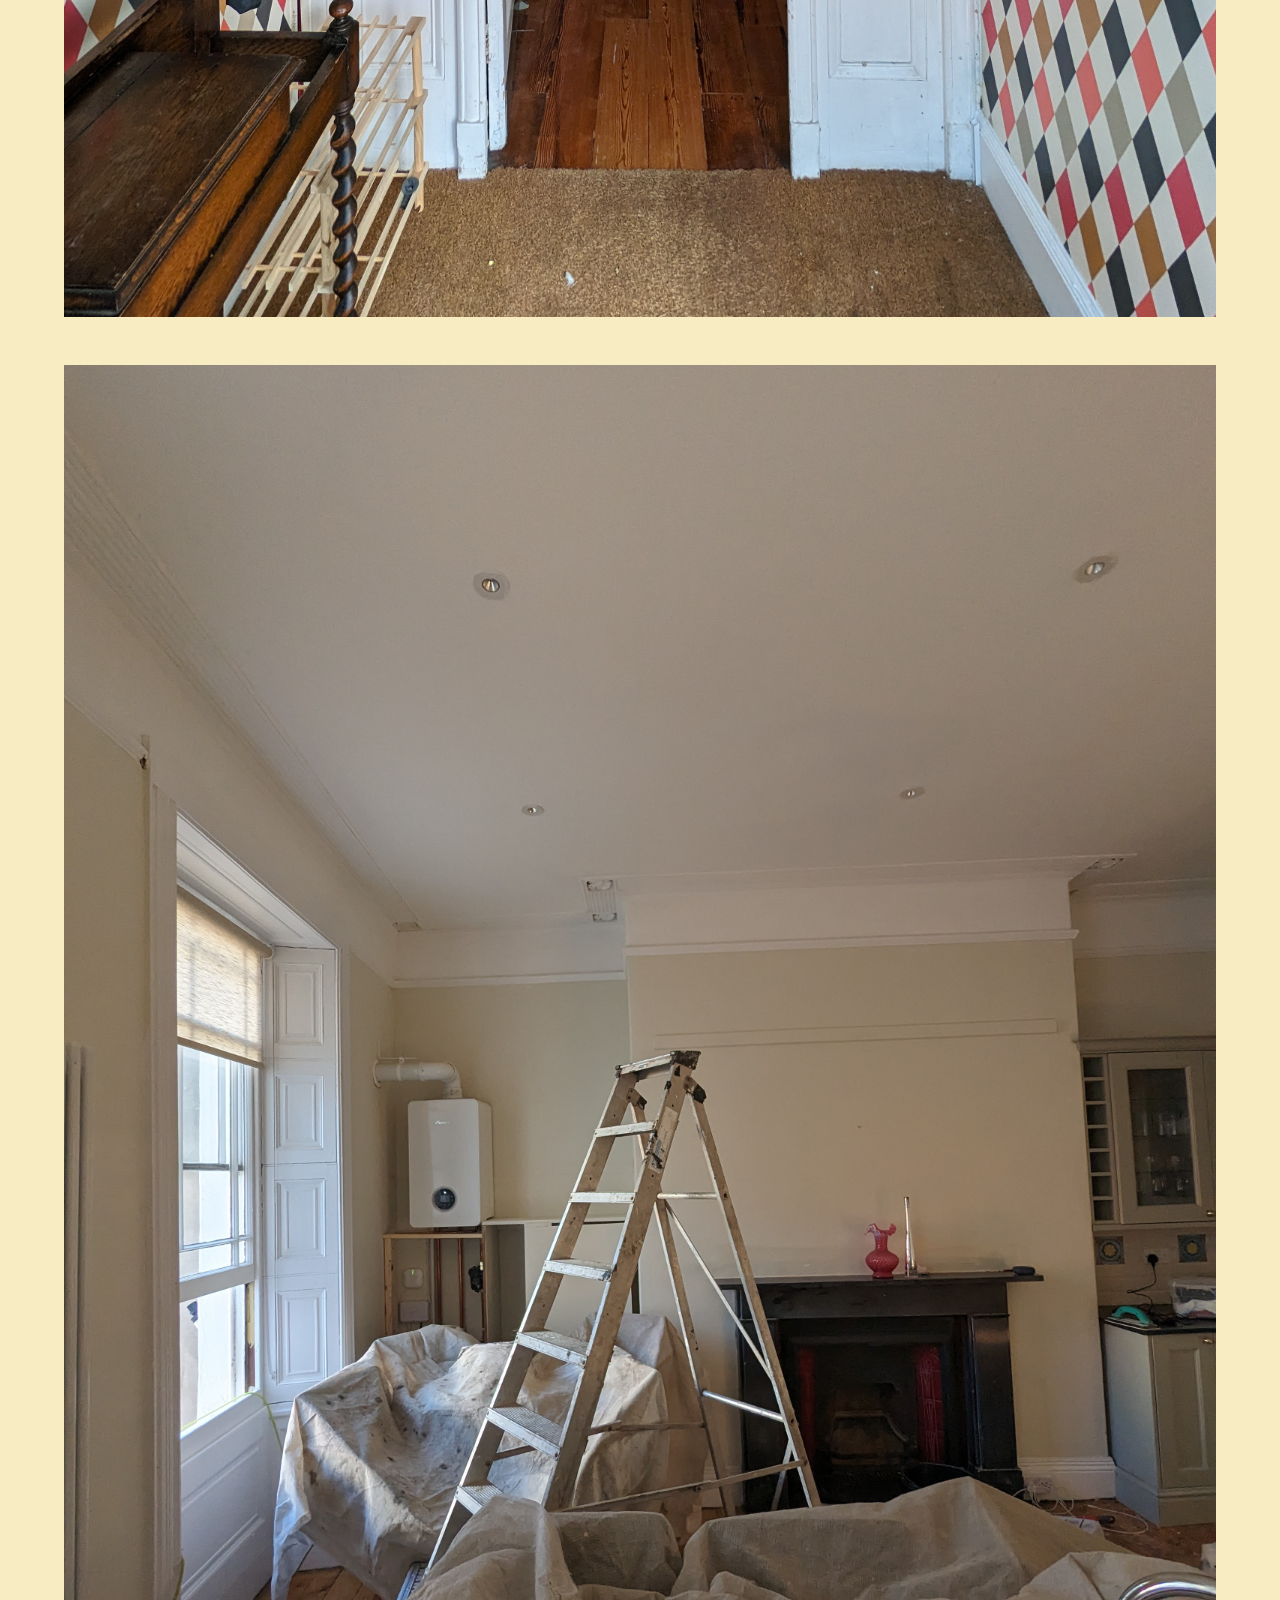
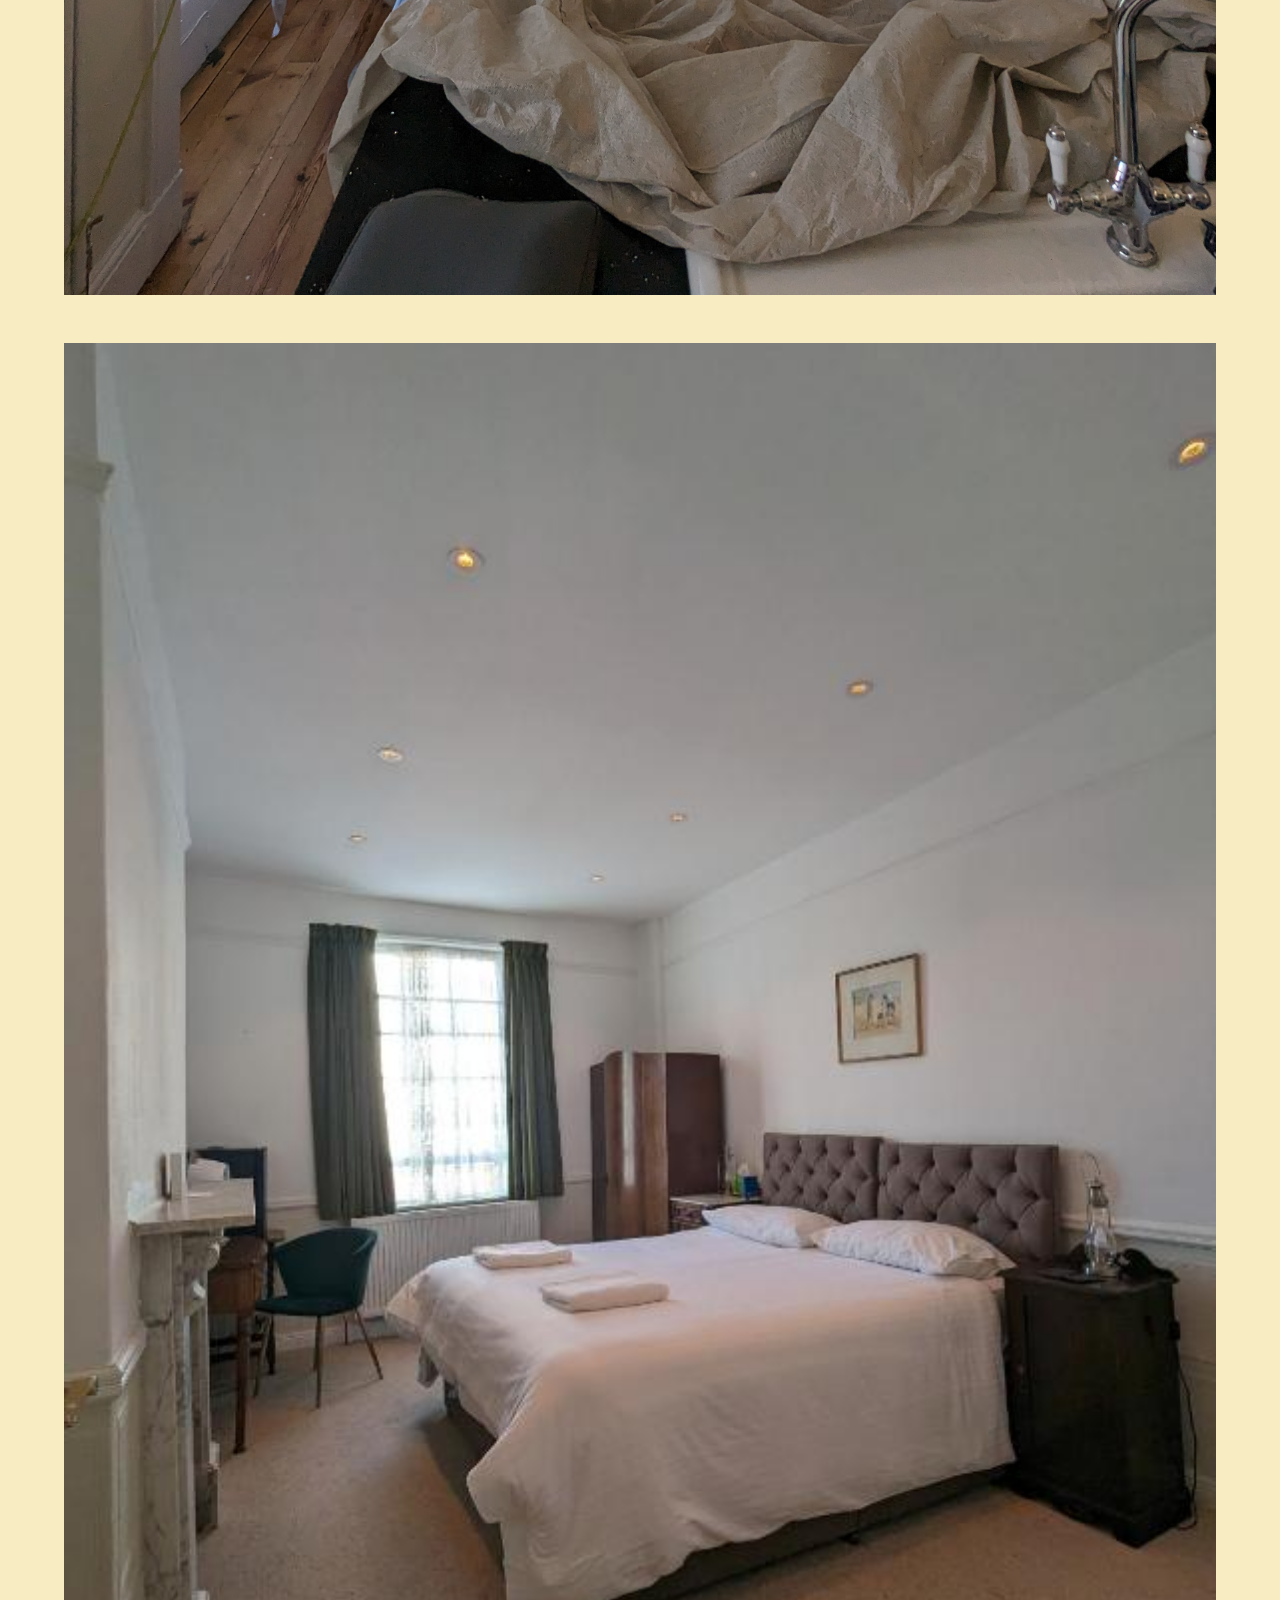
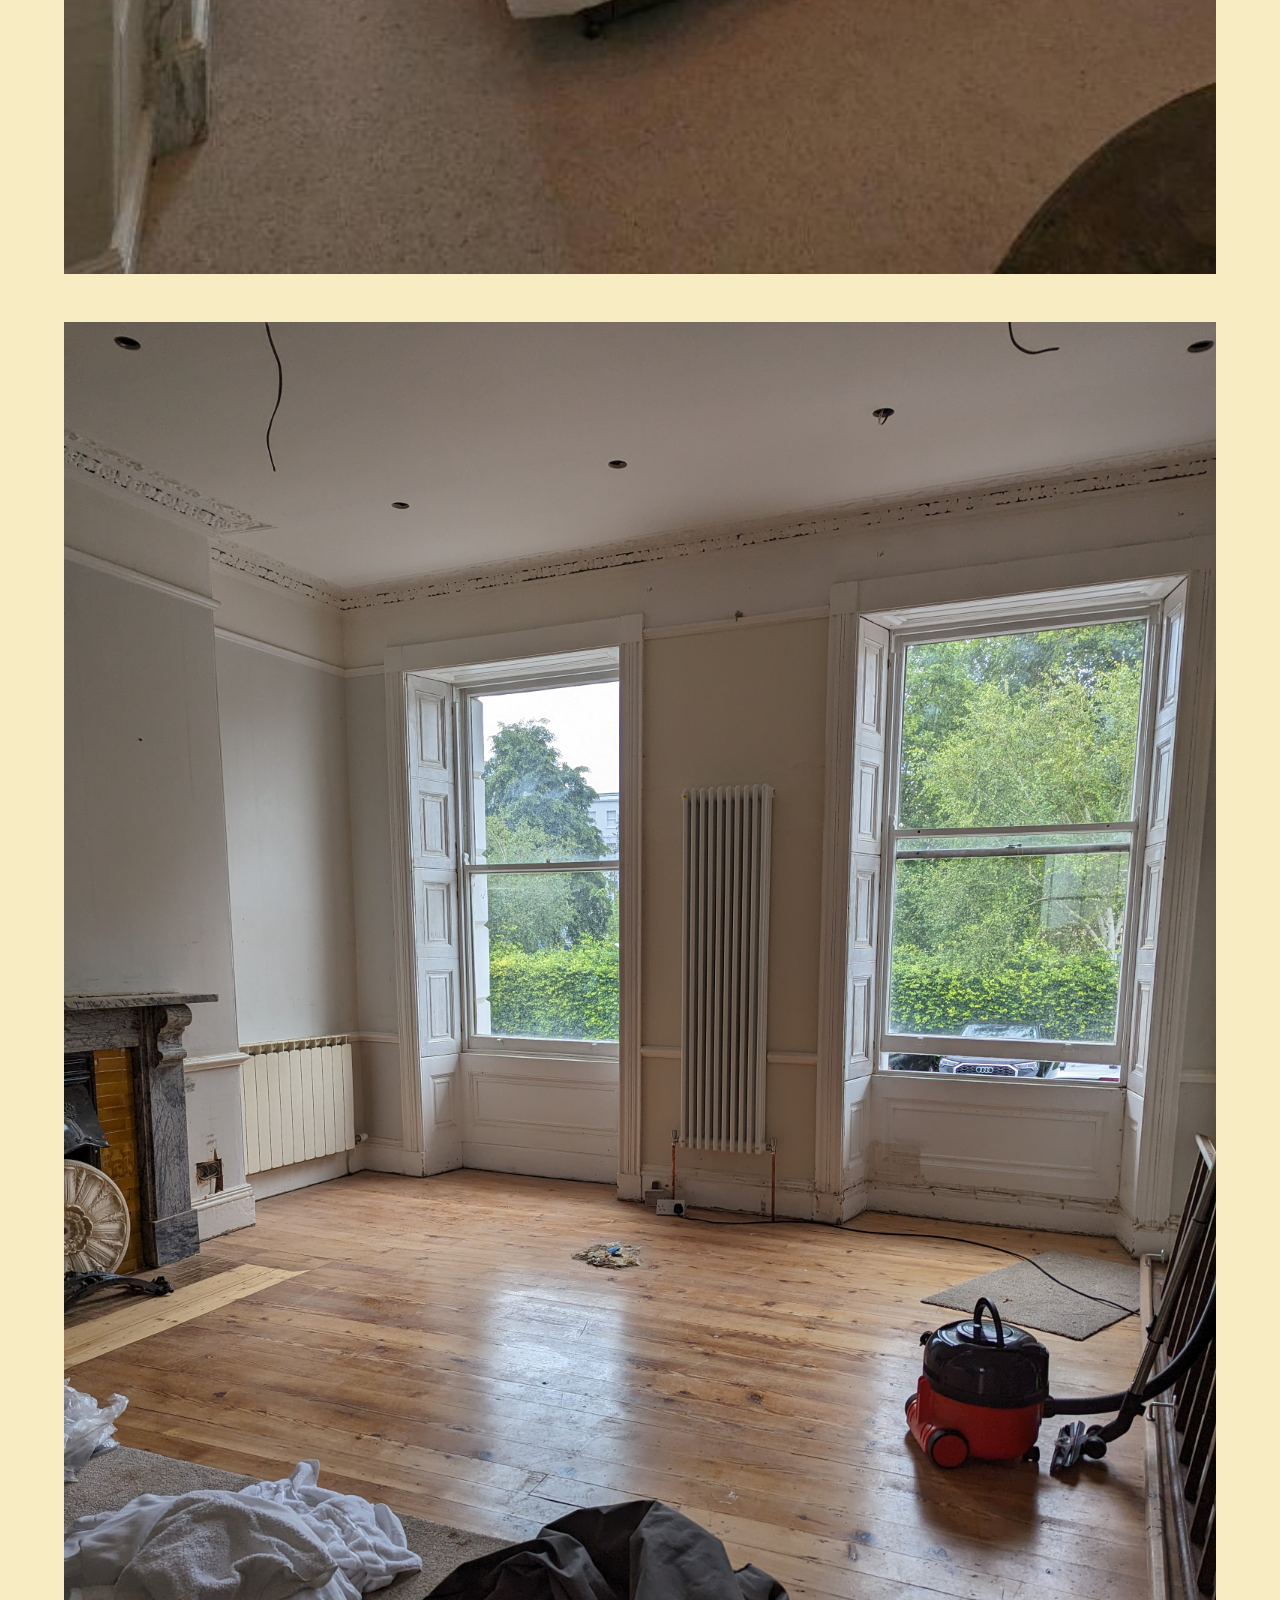
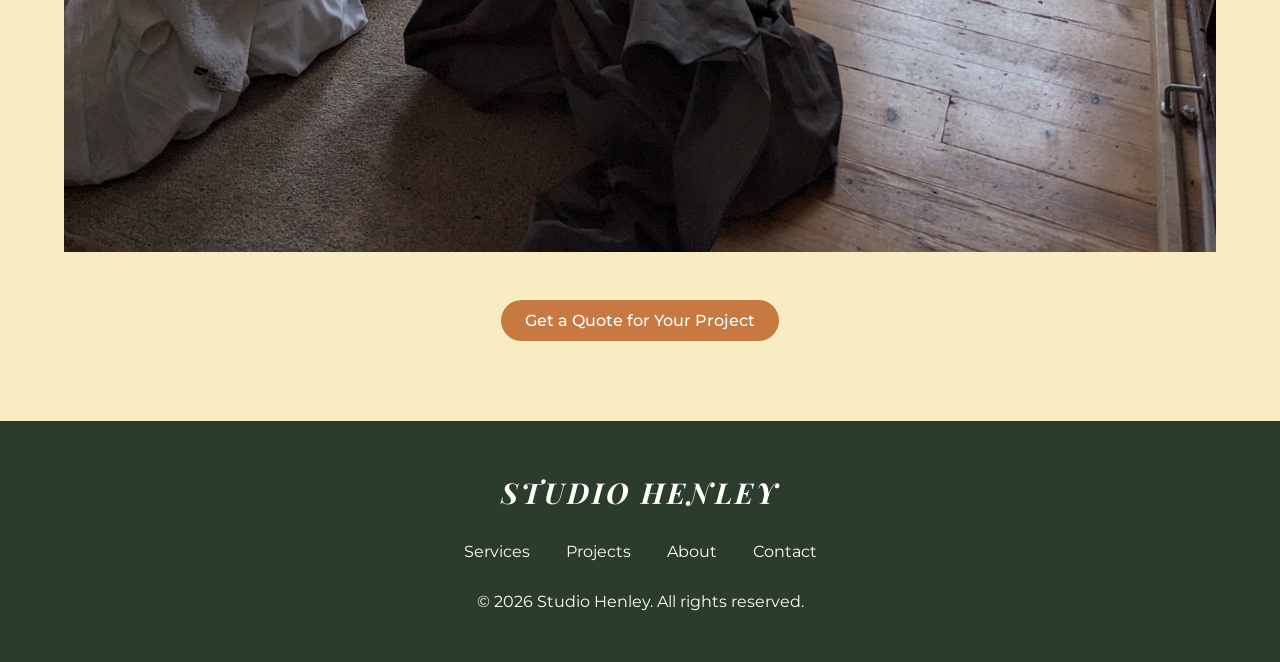
<file: henley-project.html>
<!DOCTYPE html>
<html lang="en">
<head>
    <meta charset="UTF-8">
    <meta name="viewport" content="width=device-width, initial-scale=1.0">
    <title>Henley Commercial Project | Studio Henley</title>
    <link rel="stylesheet" href="styles.css">
    <link rel="preconnect" href="https://fonts.googleapis.com">
    <link rel="preconnect" href="https://fonts.gstatic.com" crossorigin>
    <link href="https://fonts.googleapis.com/css2?family=Montserrat:wght@400;500;600;700&family=Playfair+Display:ital,wght@0,400;0,500;0,600;0,700;1,400;1,500;1,600;1,700&display=swap" rel="stylesheet">
    <style>
        .project-gallery {
            padding: 5rem 5%;
            background-color: var(--cream);
        }
        .project-header {
            text-align: center;
            margin-bottom: 3rem;
        }
        .project-header h1 {
            font-family: 'Playfair Display', serif;
            font-size: 3rem;
            color: var(--terracotta);
            margin-bottom: 1rem;
        }
        .project-header p {
            font-size: 1.2rem;
            color: var(--black);
            max-width: 800px;
            margin: 0 auto 2rem;
        }
        .back-link {
            display: inline-block;
            margin-bottom: 2rem;
            color: var(--terracotta);
            text-decoration: none;
            font-weight: 500;
        }
        .back-link:hover {
            text-decoration: underline;
        }
        .gallery-item {
            margin-bottom: 3rem;
        }
        .gallery-item img {
            width: 100%;
            height: auto;
            display: block;
        }
    </style>
</head>
<body>
    <header>
        <div class="logo">STUDIO HENLEY</div>
        <nav>
            <ul>
                <li><a href="index.html">Home</a></li>
                <li><a href="index.html#services">Services</a></li>
                <li><a href="index.html#projects">Projects</a></li>
                <li><a href="index.html#about">About</a></li>
                <li><a href="index.html#contact" class="cta-button">Contact</a></li>
            </ul>
        </nav>
    </header>

    <div class="project-gallery">
        <a href="index.html#projects" class="back-link">← Back to Projects</a>

        <div class="project-header">
            <h1>Henley Commercial</h1>
            <p>Painting & Decorating Project in Henley-on-Thames</p>
        </div>

        <div class="gallery-item">
            <img src="images/1.jpg" alt="Henley commercial project">
        </div>

        <div class="gallery-item">
            <img src="images/2.jpg" alt="Henley commercial project">
        </div>

        <div class="gallery-item">
            <img src="images/3.jpg" alt="Henley commercial project">
        </div>

        <div class="gallery-item">
            <img src="images/4.jpg" alt="Henley commercial project">
        </div>

        <div class="gallery-item">
            <img src="images/6.jpg" alt="Henley commercial project">
        </div>

        <div style="text-align: center; margin-top: 3rem;">
            <a href="index.html#contact" class="cta-button">Get a Quote for Your Project</a>
        </div>
    </div>

    <footer>
        <div class="footer-content">
            <div class="footer-logo">STUDIO HENLEY</div>
            <div class="footer-links">
                <a href="index.html#services">Services</a>
                <a href="index.html#projects">Projects</a>
                <a href="index.html#about">About</a>
                <a href="index.html#contact">Contact</a>
            </div>
            <div class="footer-legal">
                <p>&copy; 2026 Studio Henley. All rights reserved.</p>
            </div>
        </div>
    </footer>
</body>
</html>
</file>
<file: styles.css>
:root {
    --sage-green: #8A9A80;
    --terracotta: #C87941;
    --cream: #F8ECC2;
    --dark-green: #2C3C2C;
    --black: #333333;
}

* {
    margin: 0;
    padding: 0;
    box-sizing: border-box;
}

html {
    scroll-padding-top: 200px;
}

body {
    font-family: 'Montserrat', sans-serif;
    color: var(--black);
    background-color: var(--cream);
    line-height: 1.6;
}

/* Header */
header {
    display: flex;
    justify-content: space-between;
    align-items: center;
    padding: 1.5rem 5%;
    background-color: white;
    box-shadow: 0 2px 10px rgba(0, 0, 0, 0.1);
    position: sticky;
    top: 0;
    z-index: 100;
}

.logo {
    font-family: 'Playfair Display', serif;
    font-size: 2rem;
    font-weight: 700;
    color: var(--terracotta);
    letter-spacing: 3px;
    font-style: italic;
}

nav ul {
    display: flex;
    list-style: none;
}

nav ul li {
    margin-left: 2rem;
}

nav ul li a {
    text-decoration: none;
    color: var(--black);
    font-weight: 500;
    transition: color 0.3s;
}

nav ul li a:hover {
    color: var(--terracotta);
}

.cta-button {
    background-color: var(--terracotta);
    color: white !important;
    padding: 0.5rem 1.5rem;
    border-radius: 30px;
    text-decoration: none;
    font-weight: 500;
    transition: background-color 0.3s;
    display: inline-block;
}

.cta-button:hover {
    background-color: var(--dark-green);
}

/* Hero Section */
.hero {
    height: 80vh;
    background: linear-gradient(rgba(0, 0, 0, 0.4), rgba(0, 0, 0, 0.4)), url('images/2.jpg');
    background-size: cover;
    background-position: center;
    display: flex;
    align-items: center;
    justify-content: center;
    text-align: center;
    color: white;
}

.hero-content {
    max-width: 800px;
    padding: 2rem;
}

.hero h1 {
    font-family: 'Playfair Display', serif;
    font-size: 3rem;
    margin-bottom: 1rem;
    text-shadow: 2px 2px 4px rgba(0, 0, 0, 0.5);
    font-weight: 700;
}

.hero h2 {
    font-size: 1.5rem;
    margin-bottom: 2rem;
    font-weight: 400;
    text-shadow: 2px 2px 4px rgba(0, 0, 0, 0.5);
}

.hero-subtitle {
    font-size: 1.1rem;
    margin-bottom: 2rem;
    font-weight: 300;
    text-shadow: 1px 1px 3px rgba(0, 0, 0, 0.5);
}

/* Services Section */
.services {
    padding: 5rem 5%;
    background-color: white;
}

.services h2, .projects h2, .about h2, .contact h2 {
    font-family: 'Playfair Display', serif;
    text-align: center;
    font-size: 2.5rem;
    margin-bottom: 3rem;
    color: var(--terracotta);
    font-weight: 700;
}

.services-grid {
    display: grid;
    grid-template-columns: repeat(auto-fit, minmax(250px, 1fr));
    gap: 2rem;
}

.service-card {
    background-color: var(--cream);
    padding: 2rem;
    border-radius: 10px;
    transition: transform 0.3s;
}

.service-card:hover {
    transform: translateY(-10px);
}

.service-card h3 {
    font-family: 'Playfair Display', serif;
    color: var(--dark-green);
    margin-bottom: 1rem;
    font-weight: 600;
    font-size: 1.4rem;
}

/* Projects Section */
.projects {
    padding: 5rem 5%;
    background-color: var(--sage-green);
}

.projects-grid {
    display: grid;
    grid-template-columns: repeat(auto-fit, minmax(350px, 1fr));
    gap: 2rem;
}

.project-card {
    background-color: white;
    border-radius: 10px;
    overflow: hidden;
    transition: transform 0.3s, box-shadow 0.3s;
    box-shadow: 0 4px 6px rgba(0, 0, 0, 0.1);
    text-decoration: none;
    color: inherit;
    display: block;
}

.project-card:hover {
    transform: translateY(-5px);
    box-shadow: 0 8px 15px rgba(0, 0, 0, 0.2);
}

.project-image {
    height: 250px;
    overflow: hidden;
}

.project-image img {
    width: 100%;
    height: 100%;
    object-fit: cover;
    transition: transform 0.3s;
}

.project-card:hover .project-image img {
    transform: scale(1.05);
}

.project-details {
    padding: 1.5rem;
}

.project-details h3 {
    font-family: 'Playfair Display', serif;
    color: var(--dark-green);
    margin-bottom: 0.5rem;
    font-weight: 600;
    font-size: 1.3rem;
}

.project-location {
    color: var(--terracotta);
    font-weight: 500;
    font-size: 0.9rem;
    margin-bottom: 0.75rem;
    text-transform: uppercase;
    letter-spacing: 1px;
}

.project-description {
    color: var(--black);
    line-height: 1.6;
}

.placeholder {
    width: 100%;
    height: 100%;
    background-color: var(--cream);
    display: flex;
    align-items: center;
    justify-content: center;
    color: var(--black);
    font-weight: 500;
}

/* About Section */
.about {
    padding: 5rem 5%;
    background-color: white;
}

.about-content {
    display: grid;
    grid-template-columns: 1fr 1fr;
    gap: 3rem;
    align-items: center;
}

.about-text p {
    margin-bottom: 1rem;
}

.about-image {
    height: 400px;
}

.about-image img {
    width: 100%;
    height: 100%;
    object-fit: cover;
    border-radius: 10px;
}

/* Contact Section */
.contact {
    padding: 5rem 5%;
    background-color: var(--terracotta);
    color: white;
}

.contact-container {
    display: grid;
    grid-template-columns: 1fr 2fr;
    gap: 3rem;
}

.contact-info h3 {
    margin-bottom: 1.5rem;
}

.contact-info p {
    margin-bottom: 1rem;
}

.form-group {
    margin-bottom: 1.5rem;
}

.form-group label {
    display: block;
    margin-bottom: 0.5rem;
}

.form-group input, .form-group textarea {
    width: 100%;
    padding: 0.8rem;
    border: none;
    border-radius: 5px;
}

/* Footer */
footer {
    background-color: var(--dark-green);
    color: white;
    padding: 3rem 5%;
}

.footer-content {
    display: flex;
    flex-direction: column;
    align-items: center;
    text-align: center;
}

.footer-logo {
    font-family: 'Playfair Display', serif;
    font-size: 1.8rem;
    font-weight: 700;
    margin-bottom: 1.5rem;
    letter-spacing: 3px;
    font-style: italic;
}

.footer-links {
    margin-bottom: 1.5rem;
}

.footer-links a {
    color: white;
    text-decoration: none;
    margin: 0 1rem;
    transition: color 0.3s;
}

.footer-links a:hover {
    color: var(--cream);
}

/* Responsive Design */
@media (max-width: 768px) {
    header {
        flex-direction: column;
        padding: 1rem;
    }
    
    .logo {
        margin-bottom: 1rem;
    }
    
    nav ul {
        flex-direction: column;
        align-items: center;
    }
    
    nav ul li {
        margin: 0.5rem 0;
    }
    
    .hero h1 {
        font-size: 2rem;
    }
    
    .hero h2 {
        font-size: 1.2rem;
    }
    
    .about-content, .contact-container {
        grid-template-columns: 1fr;
    }
}
</file>
